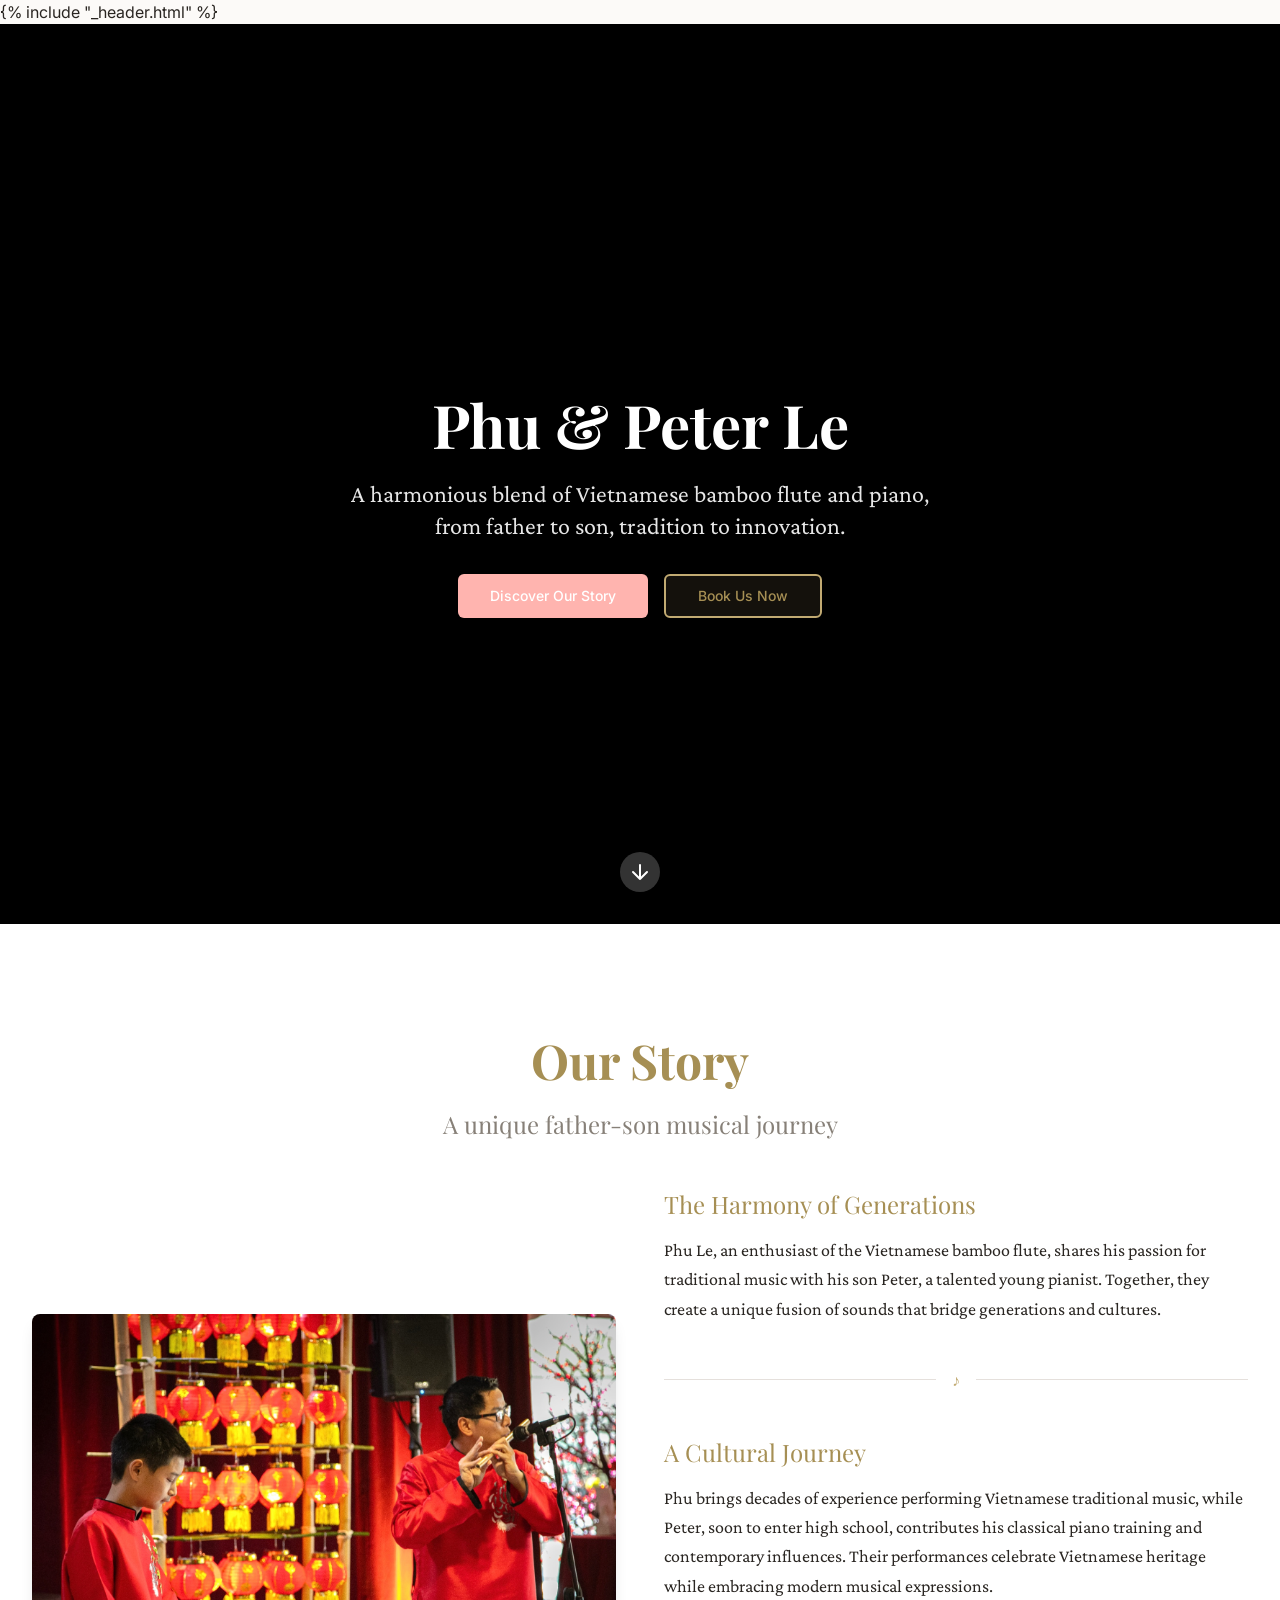
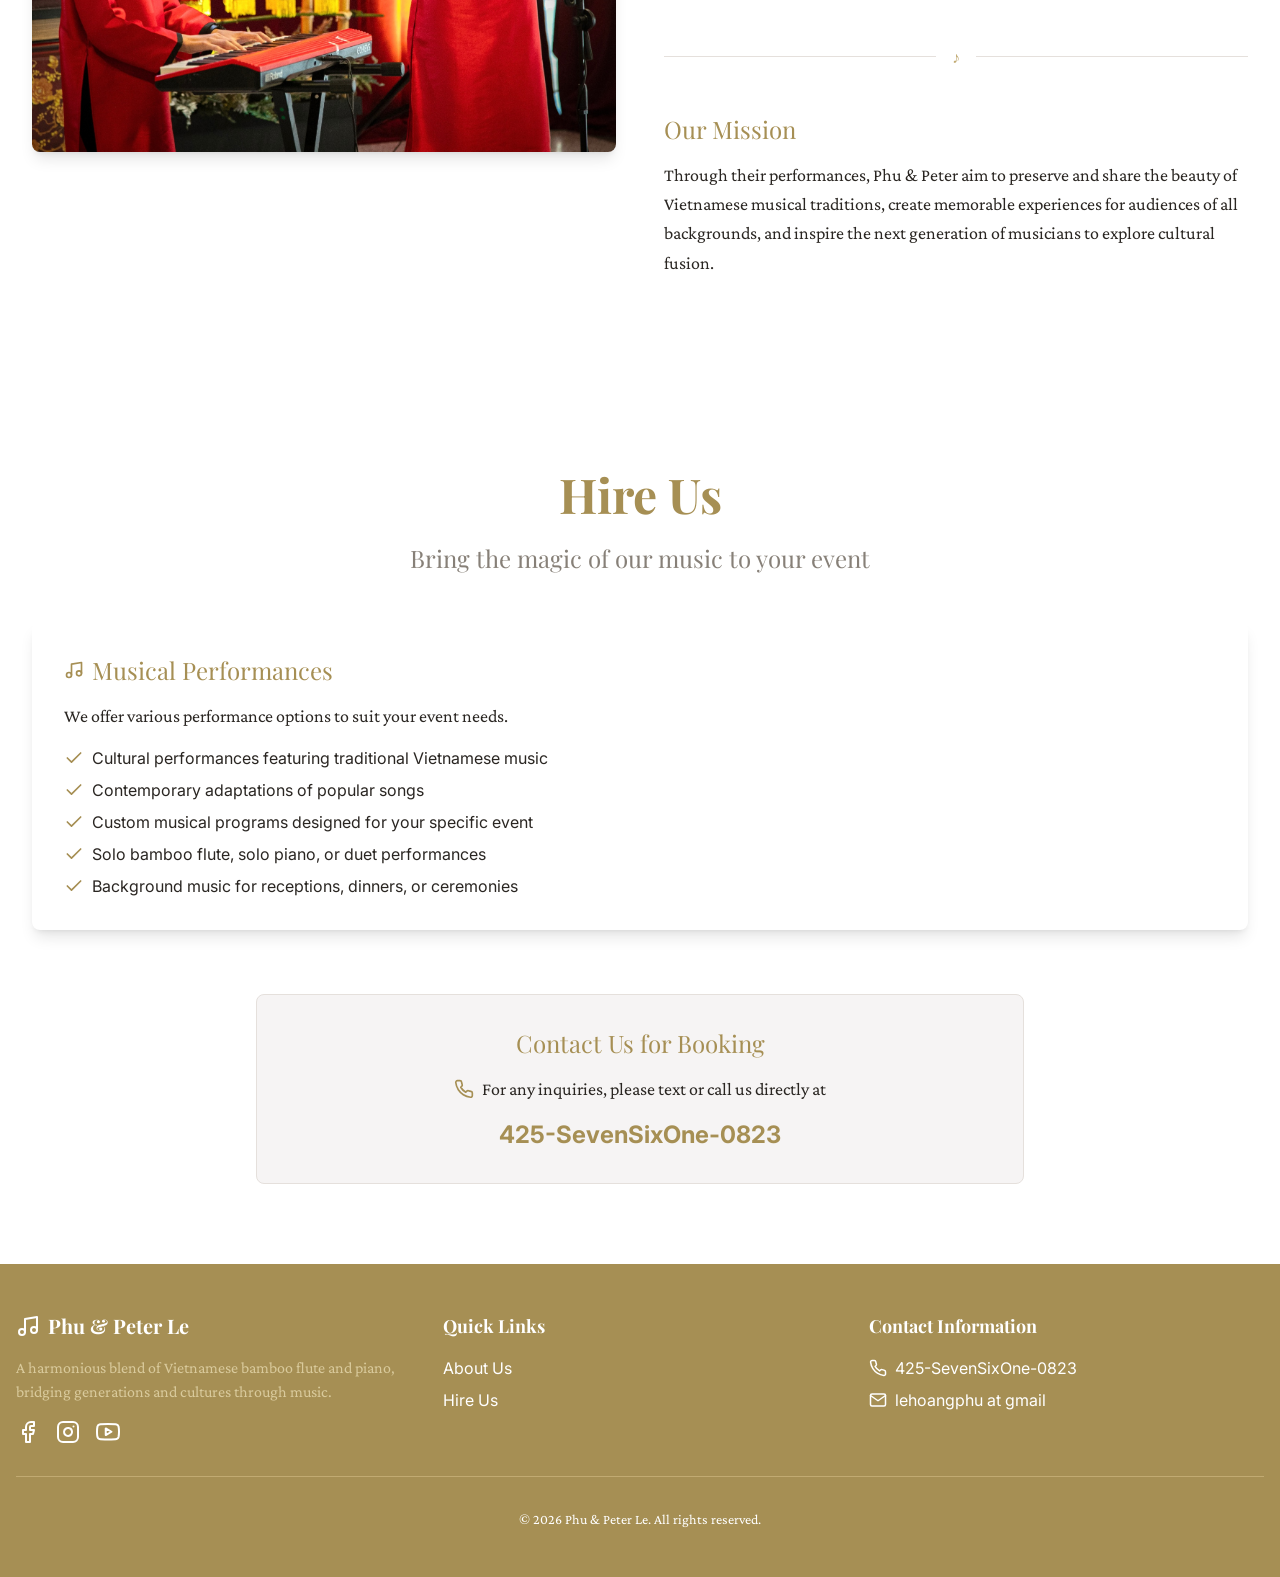
<file: templates/index.html>
<!DOCTYPE html>
<html lang="en">
<head>
    <meta charset="utf-8">
    <meta name="viewport" content="width=device-width, initial-scale=1.0">
    <title>Phu &amp; Peter Le | Vietnamese Bamboo Flute &amp; Piano Duo</title>
    <meta name="description" content="Phu &amp; Peter Le, a father-son music duo performing Vietnamese bamboo flute and piano. Available for events, performances, and private parties.">
    <link rel="preconnect" href="https://fonts.googleapis.com">
    <link rel="preconnect" href="https://fonts.gstatic.com" crossorigin>
    <link href="https://fonts.googleapis.com/css2?family=Inter:wght@300;400;500;600;700&family=Playfair+Display:wght@400;500;600;700;800;900&family=Crimson+Pro:ital,wght@0,400;0,500;0,600;1,400&display=swap" rel="stylesheet">
    <link rel="stylesheet" href="/static/site/site.css">
    <link rel="stylesheet" href="/static/site/custom.css">
</head>
<body>

<div id="root"><div aria-label="Notifications (F8)" role="region" style="pointer-events: none;" tabindex="-1"><ol class="fixed top-0 z-[100] flex max-h-screen w-full flex-col-reverse p-4 sm:bottom-0 sm:right-0 sm:top-auto sm:flex-col md:max-w-[420px]" tabindex="-1"></ol></div><div class="min-h-screen">{% include "_header.html" %}<section class="relative min-h-screen flex items-center bg-black pt-16" id="top" style='background-image: url("https://le-duo-melodies-website-04.lovable.app/lovable-uploads/d469f78a-b90e-4be8-a02f-56326f0cfe32.png"); background-size: cover; background-position: center center; background-repeat: no-repeat; transition: none;'><div class="absolute inset-0 bg-black/40 pointer-events-none"></div><div class="container mx-auto px-4 py-24 md:py-32 lg:py-40 relative z-10"><div class="max-w-3xl mx-auto text-center transition-all duration-1000 ease-out opacity-100 translate-y-0"><h1 class="text-4xl md:text-5xl lg:text-6xl font-display font-bold mb-6 text-white transition-all duration-1000 ease-out delay-200 opacity-100 translate-y-0">Phu &amp; Peter Le</h1><p class="text-xl md:text-2xl font-serif mb-8 text-white/90 transition-all duration-1000 ease-out delay-400 opacity-100 translate-y-0">A harmonious blend of Vietnamese bamboo flute and piano,<br/> from father to son, tradition to innovation.</p><div class="flex flex-wrap justify-center gap-4 transition-all duration-1000 ease-out delay-600 opacity-100 translate-y-0"><button class="inline-flex items-center justify-center gap-2 whitespace-nowrap text-sm font-medium ring-offset-background transition-colors focus-visible:outline-none focus-visible:ring-2 focus-visible:ring-ring focus-visible:ring-offset-2 disabled:pointer-events-none disabled:opacity-50 [&amp;_svg]:pointer-events-none [&amp;_svg]:size-4 [&amp;_svg]:shrink-0 h-11 rounded-md px-8 bg-lotus hover:bg-lotus-dark text-white">Discover Our Story</button><button class="inline-flex items-center justify-center gap-2 whitespace-nowrap text-sm font-medium ring-offset-background focus-visible:outline-none focus-visible:ring-2 focus-visible:ring-ring focus-visible:ring-offset-2 disabled:pointer-events-none disabled:opacity-50 [&amp;_svg]:pointer-events-none [&amp;_svg]:size-4 [&amp;_svg]:shrink-0 h-11 rounded-md px-8 border-2 border-bamboo bg-bamboo/10 backdrop-blur-sm text-bamboo-dark hover:bg-bamboo hover:text-white transition-all duration-300">Book Us Now</button></div></div></div><div class="absolute bottom-0 left-0 right-0 h-16 bg-gradient-to-t from-black/80 to-transparent pointer-events-none"></div><div class="absolute bottom-8 left-0 right-0 flex justify-center animate-bounce"><a aria-label="Scroll down" class="p-2 rounded-full bg-white/20 backdrop-blur-sm shadow-md" href="#"><svg class="text-white" fill="none" height="24" viewbox="0 0 24 24" width="24" xmlns="http://www.w3.org/2000/svg"><path d="M12 5L12 19M12 19L19 12M12 19L5 12" stroke="currentColor" stroke-linecap="round" stroke-linejoin="round" stroke-width="2"></path></svg></a></div></section><section class="pt-8 pb-24 bg-white" id="about"><div class="section-container"><div class="text-center mb-12"><h2 class="section-title">Our Story</h2><p class="section-subtitle">A unique father-son musical journey</p></div><div class="grid grid-cols-1 md:grid-cols-2 gap-8 lg:gap-12 items-center"><div class="order-2 md:order-1"><div class="rounded-lg border bg-card text-card-foreground border-none shadow-lg overflow-hidden"><div class="p-0"><div class="aspect-[4/3] bg-muted"><img alt="Phu &amp; Peter Le performing in traditional red attire with Chinese lanterns in the background" class="w-full h-full object-cover" src="/static/site/6f4322e5-f5db-4c3c-b51b-5fb7b9913c23.png"/></div></div></div></div><div class="order-1 md:order-2 space-y-6"><div><h3 class="text-2xl font-display text-bamboo-dark mb-4">The Harmony of Generations</h3><p class="text-lg font-serif leading-relaxed">Phu Le, an enthusiast of the Vietnamese bamboo flute, shares his passion for traditional music with his son Peter, a talented young pianist. Together, they create a unique fusion of sounds that bridge generations and cultures.</p></div><div class="divider-pattern"><span class="text-bamboo">♪</span></div><div><h3 class="text-2xl font-display text-bamboo-dark mb-4">A Cultural Journey</h3><p class="text-lg font-serif leading-relaxed">Phu brings decades of experience performing Vietnamese traditional music, while Peter, soon to enter high school, contributes his classical piano training and contemporary influences. Their performances celebrate Vietnamese heritage while embracing modern musical expressions.</p></div><div class="divider-pattern"><span class="text-bamboo">♪</span></div><div><h3 class="text-2xl font-display text-bamboo-dark mb-4">Our Mission</h3><p class="text-lg font-serif leading-relaxed">Through their performances, Phu &amp; Peter aim to preserve and share the beauty of Vietnamese musical traditions, create memorable experiences for audiences of all backgrounds, and inspire the next generation of musicians to explore cultural fusion.</p></div></div></div></div></section><section class="pt-8 pb-24 bg-white" id="hire"><div class="section-container"><div class="text-center mb-12"><h2 class="section-title">Hire Us</h2><p class="section-subtitle">Bring the magic of our music to your event</p></div><div class="space-y-8" data-orientation="horizontal" dir="ltr"><div aria-labelledby="radix-:rc:-trigger-performances" class="mt-2 ring-offset-background focus-visible:outline-none focus-visible:ring-2 focus-visible:ring-ring focus-visible:ring-offset-2 animate-fade-in" data-orientation="horizontal" data-state="active" id="radix-:rc:-content-performances" role="tabpanel" style="animation-duration: 0s;" tabindex="0"><div class="rounded-lg border bg-card text-card-foreground border-none shadow-lg overflow-hidden"><div class="p-0"><div class="flex flex-col md:flex-row"><div class="w-full p-6 md:p-8 space-y-4"><div class="flex items-center gap-2 mb-2"><svg class="lucide lucide-music h-5 w-5 text-bamboo-dark" fill="none" height="24" stroke="currentColor" stroke-linecap="round" stroke-linejoin="round" stroke-width="2" viewbox="0 0 24 24" width="24" xmlns="http://www.w3.org/2000/svg"><path d="M9 18V5l12-2v13"></path><circle cx="6" cy="18" r="3"></circle><circle cx="18" cy="16" r="3"></circle></svg><h3 class="text-2xl font-display text-bamboo-dark">Musical Performances</h3></div><p class="text-lg font-serif">We offer various performance options to suit your event needs.</p><ul class="space-y-2 my-4"><li class="flex items-start gap-2"><svg class="text-bamboo-dark h-5 w-5 mt-0.5" fill="none" height="24" stroke="currentColor" stroke-linecap="round" stroke-linejoin="round" stroke-width="2" viewbox="0 0 24 24" width="24" xmlns="http://www.w3.org/2000/svg"><polyline points="20 6 9 17 4 12"></polyline></svg><span>Cultural performances featuring traditional Vietnamese music</span></li><li class="flex items-start gap-2"><svg class="text-bamboo-dark h-5 w-5 mt-0.5" fill="none" height="24" stroke="currentColor" stroke-linecap="round" stroke-linejoin="round" stroke-width="2" viewbox="0 0 24 24" width="24" xmlns="http://www.w3.org/2000/svg"><polyline points="20 6 9 17 4 12"></polyline></svg><span>Contemporary adaptations of popular songs</span></li><li class="flex items-start gap-2"><svg class="text-bamboo-dark h-5 w-5 mt-0.5" fill="none" height="24" stroke="currentColor" stroke-linecap="round" stroke-linejoin="round" stroke-width="2" viewbox="0 0 24 24" width="24" xmlns="http://www.w3.org/2000/svg"><polyline points="20 6 9 17 4 12"></polyline></svg><span>Custom musical programs designed for your specific event</span></li><li class="flex items-start gap-2"><svg class="text-bamboo-dark h-5 w-5 mt-0.5" fill="none" height="24" stroke="currentColor" stroke-linecap="round" stroke-linejoin="round" stroke-width="2" viewbox="0 0 24 24" width="24" xmlns="http://www.w3.org/2000/svg"><polyline points="20 6 9 17 4 12"></polyline></svg><span>Solo bamboo flute, solo piano, or duet performances</span></li><li class="flex items-start gap-2"><svg class="text-bamboo-dark h-5 w-5 mt-0.5" fill="none" height="24" stroke="currentColor" stroke-linecap="round" stroke-linejoin="round" stroke-width="2" viewbox="0 0 24 24" width="24" xmlns="http://www.w3.org/2000/svg"><polyline points="20 6 9 17 4 12"></polyline></svg><span>Background music for receptions, dinners, or ceremonies</span></li></ul></div></div></div></div></div><div aria-labelledby="radix-:rc:-trigger-education" class="mt-2 ring-offset-background focus-visible:outline-none focus-visible:ring-2 focus-visible:ring-ring focus-visible:ring-offset-2 animate-fade-in" data-orientation="horizontal" data-state="inactive" hidden="" id="radix-:rc:-content-education" role="tabpanel" tabindex="0"></div><div aria-labelledby="radix-:rc:-trigger-events" class="mt-2 ring-offset-background focus-visible:outline-none focus-visible:ring-2 focus-visible:ring-ring focus-visible:ring-offset-2 animate-fade-in" data-orientation="horizontal" data-state="inactive" hidden="" id="radix-:rc:-content-events" role="tabpanel" tabindex="0"></div></div><div class="mt-16 max-w-3xl mx-auto bg-muted rounded-lg p-8 border border-border text-center"><h3 class="text-2xl font-display mb-4 text-bamboo-dark">Contact Us for Booking</h3><div class="flex items-center justify-center gap-2 mb-4"><svg class="lucide lucide-phone h-5 w-5 text-bamboo-dark" fill="none" height="24" stroke="currentColor" stroke-linecap="round" stroke-linejoin="round" stroke-width="2" viewbox="0 0 24 24" width="24" xmlns="http://www.w3.org/2000/svg"><path d="M22 16.92v3a2 2 0 0 1-2.18 2 19.79 19.79 0 0 1-8.63-3.07 19.5 19.5 0 0 1-6-6 19.79 19.79 0 0 1-3.07-8.67A2 2 0 0 1 4.11 2h3a2 2 0 0 1 2 1.72 12.84 12.84 0 0 0 .7 2.81 2 2 0 0 1-.45 2.11L8.09 9.91a16 16 0 0 0 6 6l1.27-1.27a2 2 0 0 1 2.11-.45 12.84 12.84 0 0 0 2.81.7A2 2 0 0 1 22 16.92z"></path></svg><p class="text-lg font-serif">For any inquiries, please text or call us directly at</p></div><a class="text-2xl font-bold text-bamboo-dark hover:text-bamboo transition-colors" href="tel:425-761-0823">425-SevenSixOne-0823</a></div></div></section><footer class="bg-bamboo-dark text-white"><div class="container mx-auto px-4 py-12"><div class="grid grid-cols-1 md:grid-cols-3 gap-8"><div><div class="flex items-center space-x-2 mb-4"><svg class="lucide lucide-music h-6 w-6" fill="none" height="24" stroke="currentColor" stroke-linecap="round" stroke-linejoin="round" stroke-width="2" viewbox="0 0 24 24" width="24" xmlns="http://www.w3.org/2000/svg"><path d="M9 18V5l12-2v13"></path><circle cx="6" cy="18" r="3"></circle><circle cx="18" cy="16" r="3"></circle></svg><span class="text-xl font-display font-bold">Phu &amp; Peter Le</span></div><p class="text-bamboo-light mb-4">A harmonious blend of Vietnamese bamboo flute and piano, bridging generations and cultures through music.</p><div class="flex space-x-4"><a aria-label="Facebook" class="hover:text-lotus transition-colors" href="#"><svg fill="none" height="24" stroke="currentColor" stroke-linecap="round" stroke-linejoin="round" stroke-width="2" viewbox="0 0 24 24" width="24" xmlns="http://www.w3.org/2000/svg"><path d="M18 2h-3a5 5 0 0 0-5 5v3H7v4h3v8h4v-8h3l1-4h-4V7a1 1 0 0 1 1-1h3z"></path></svg></a><a aria-label="Instagram" class="hover:text-lotus transition-colors" href="#"><svg fill="none" height="24" stroke="currentColor" stroke-linecap="round" stroke-linejoin="round" stroke-width="2" viewbox="0 0 24 24" width="24" xmlns="http://www.w3.org/2000/svg"><rect height="20" rx="5" ry="5" width="20" x="2" y="2"></rect><path d="M16 11.37A4 4 0 1 1 12.63 8 4 4 0 0 1 16 11.37z"></path><line x1="17.5" x2="17.51" y1="6.5" y2="6.5"></line></svg></a><a aria-label="YouTube" class="hover:text-lotus transition-colors" href="#"><svg fill="none" height="24" stroke="currentColor" stroke-linecap="round" stroke-linejoin="round" stroke-width="2" viewbox="0 0 24 24" width="24" xmlns="http://www.w3.org/2000/svg"><path d="M22.54 6.42a2.78 2.78 0 0 0-1.94-2C18.88 4 12 4 12 4s-6.88 0-8.6.46a2.78 2.78 0 0 0-1.94 2A29 29 0 0 0 1 11.75a29 29 0 0 0 .46 5.33A2.78 2.78 0 0 0 3.4 19c1.72.46 8.6.46 8.6.46s6.88 0 8.6-.46a2.78 2.78 0 0 0 1.94-2 29 29 0 0 0 .46-5.25 29 29 0 0 0-.46-5.33z"></path><polygon points="9.75 15.02 15.5 11.75 9.75 8.48 9.75 15.02"></polygon></svg></a></div></div><div><h3 class="text-lg font-display font-bold mb-4">Quick Links</h3><ul class="space-y-2"><li><a class="hover:text-lotus transition-colors" href="#">About Us</a></li><li><a class="hover:text-lotus transition-colors" href="#">Hire Us</a></li></ul></div><div><h3 class="text-lg font-display font-bold mb-4">Contact Information</h3><ul class="space-y-2"><li class="flex items-center space-x-2"><svg fill="none" height="18" stroke="currentColor" stroke-linecap="round" stroke-linejoin="round" stroke-width="2" viewbox="0 0 24 24" width="18" xmlns="http://www.w3.org/2000/svg"><path d="M22 16.92v3a2 2 0 0 1-2.18 2 19.79 19.79 0 0 1-8.63-3.07 19.5 19.5 0 0 1-6-6 19.79 19.79 0 0 1-3.07-8.67A2 2 0 0 1 4.11 2h3a2 2 0 0 1 2 1.72 12.84 12.84 0 0 0 .7 2.81 2 2 0 0 1-.45 2.11L8.09 9.91a16 16 0 0 0 6 6l1.27-1.27a2 2 0 0 1 2.11-.45 12.84 12.84 0 0 0 2.81.7A2 2 0 0 1 22 16.92z"></path></svg><span>425-SevenSixOne-0823</span></li><li class="flex items-center space-x-2"><svg fill="none" height="18" stroke="currentColor" stroke-linecap="round" stroke-linejoin="round" stroke-width="2" viewbox="0 0 24 24" width="18" xmlns="http://www.w3.org/2000/svg"><path d="M4 4h16c1.1 0 2 .9 2 2v12c0 1.1-.9 2-2 2H4c-1.1 0-2-.9-2-2V6c0-1.1.9-2 2-2z"></path><polyline points="22,6 12,13 2,6"></polyline></svg><span>lehoangphu at gmail</span></li></ul></div></div><div class="border-t border-bamboo pt-8 mt-8 text-center text-sm"><p>© 2026 Phu &amp; Peter Le. All rights reserved.</p></div></div></footer></div></div>
<script src="/static/site/nav.js" defer></script>

</body>
</html>
</file>
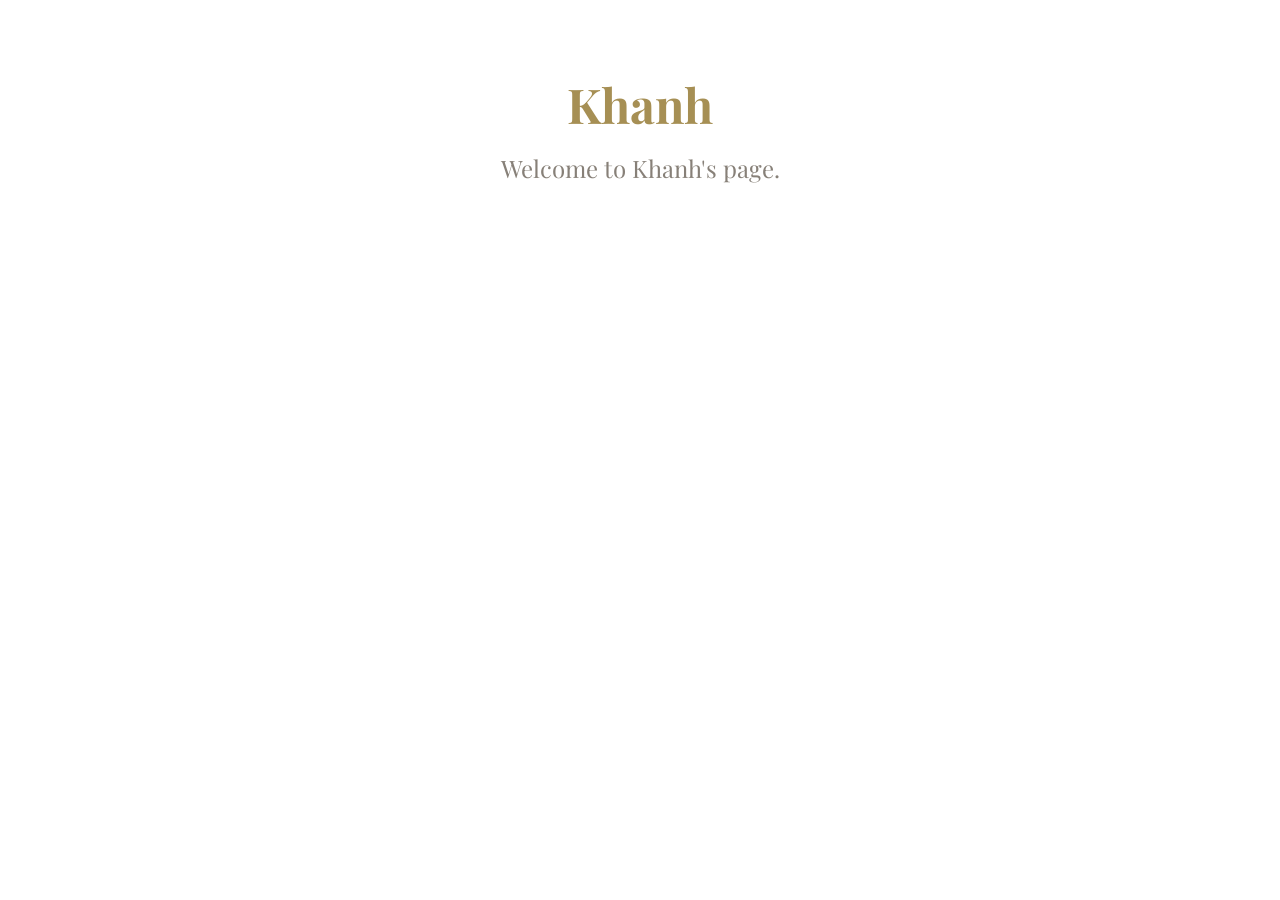
<file: templates/khanh_home.html>
<!DOCTYPE html>
<html lang="en">
<head>
    <meta charset="utf-8">
    <meta name="viewport" content="width=device-width, initial-scale=1.0">
    <title>Khanh — Home</title>
    <meta name="description" content="Khanh's home page.">
    <link rel="preconnect" href="https://fonts.googleapis.com">
    <link rel="preconnect" href="https://fonts.gstatic.com" crossorigin>
    <link href="https://fonts.googleapis.com/css2?family=Inter:wght@300;400;500;600;700&family=Playfair+Display:wght@400;500;600;700;800;900&family=Crimson+Pro:ital,wght@0,400;0,500;0,600;1,400&display=swap" rel="stylesheet">
    <link rel="stylesheet" href="/static/site/site.css">
    <link rel="stylesheet" href="/static/site/custom.css">
    <style>
        body { margin: 0; background: #fff; }
    </style>
</head>
<body>
    <section class="py-16 bg-white">
        <div class="section-container">
            <div class="text-center mb-10">
                <h2 class="section-title">Khanh</h2>
                <p class="section-subtitle">Welcome to Khanh's page.</p>
            </div>
        </div>
    </section>
</body>
</html>
</file>
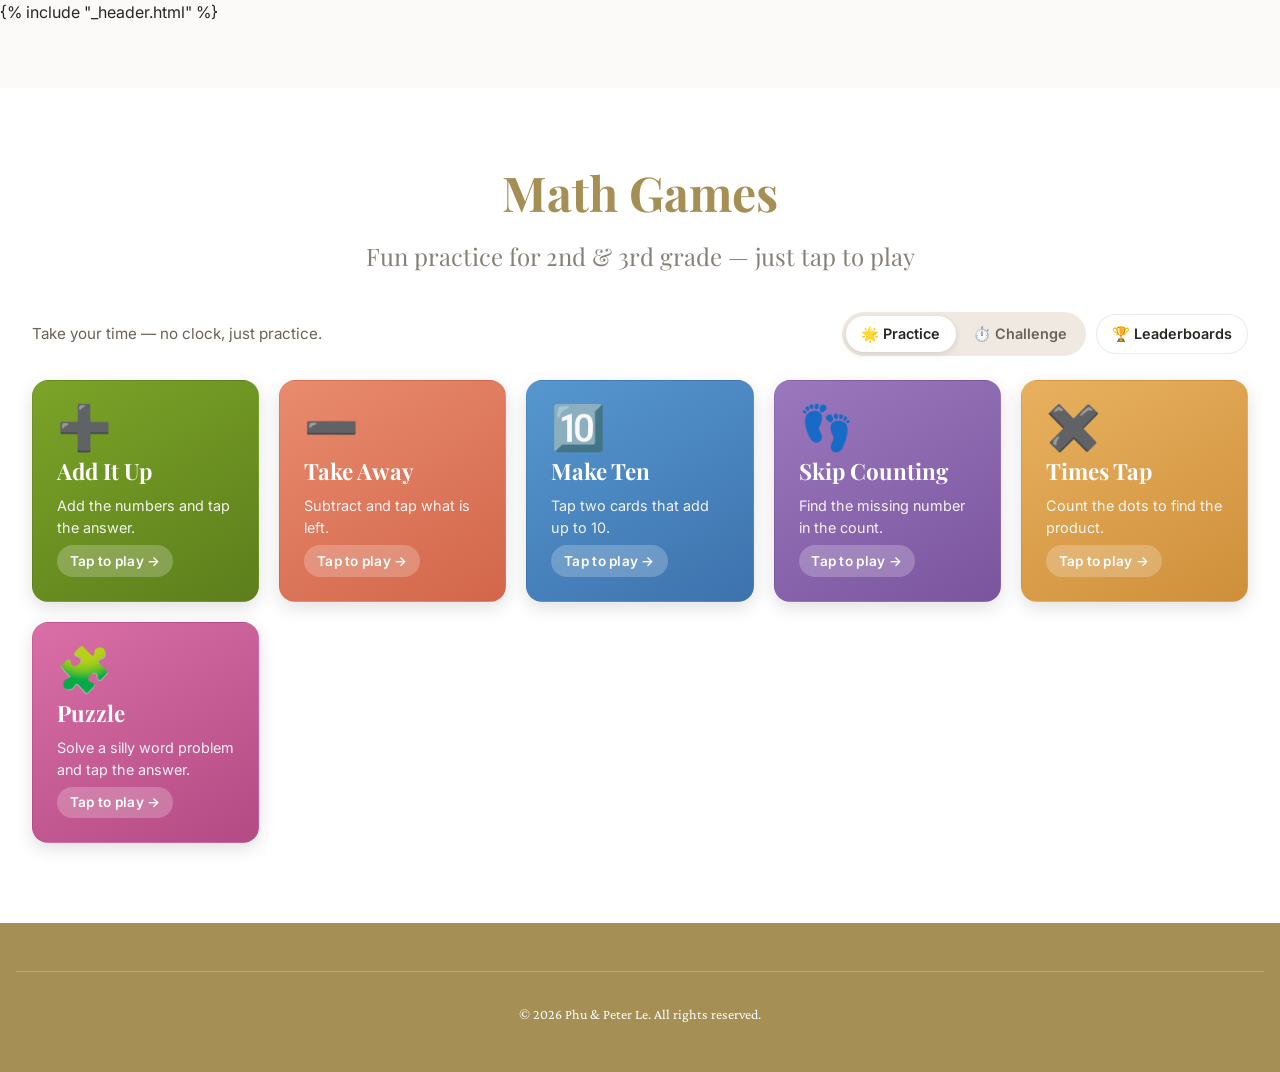
<file: templates/math.html>
<!DOCTYPE html>
<html lang="en">
<head>
    <meta charset="utf-8">
    <meta name="viewport" content="width=device-width, initial-scale=1.0">
    <title>Math | Phu &amp; Peter Le</title>
    <meta name="description" content="Math — a new page on the Phu &amp; Peter Le website.">
    <link rel="preconnect" href="https://fonts.googleapis.com">
    <link rel="preconnect" href="https://fonts.gstatic.com" crossorigin>
    <link href="https://fonts.googleapis.com/css2?family=Inter:wght@300;400;500;600;700&family=Playfair+Display:wght@400;500;600;700;800;900&family=Crimson+Pro:ital,wght@0,400;0,500;0,600;1,400&display=swap" rel="stylesheet">
    <link rel="stylesheet" href="/static/site/site.css">
    <link rel="stylesheet" href="/static/site/custom.css">
    <link rel="stylesheet" href="/static/site/math.css">
</head>
<body>
<div id="root">
    <div class="min-h-screen flex flex-col">
        {% include "_header.html" %}

        <main class="flex-grow pt-16">
            <section class="py-16 bg-white">
                <div class="section-container">
                    <div class="text-center mb-10">
                        <h2 class="section-title">Math Games</h2>
                        <p class="section-subtitle">Fun practice for 2nd &amp; 3rd grade &mdash; just tap to play</p>
                    </div>
                    <div id="math-games-root"></div>
                </div>
            </section>
        </main>

        <footer class="bg-bamboo-dark text-white">
            <div class="container mx-auto px-4 py-12">
                <div class="border-t border-bamboo pt-8 text-center text-sm">
                    <p>&copy; 2026 Phu &amp; Peter Le. All rights reserved.</p>
                </div>
            </div>
        </footer>
    </div>
</div>
<script src="/static/site/nav.js" defer></script>
<script src="/static/site/math-games.js" defer></script>
</body>
</html>
</file>
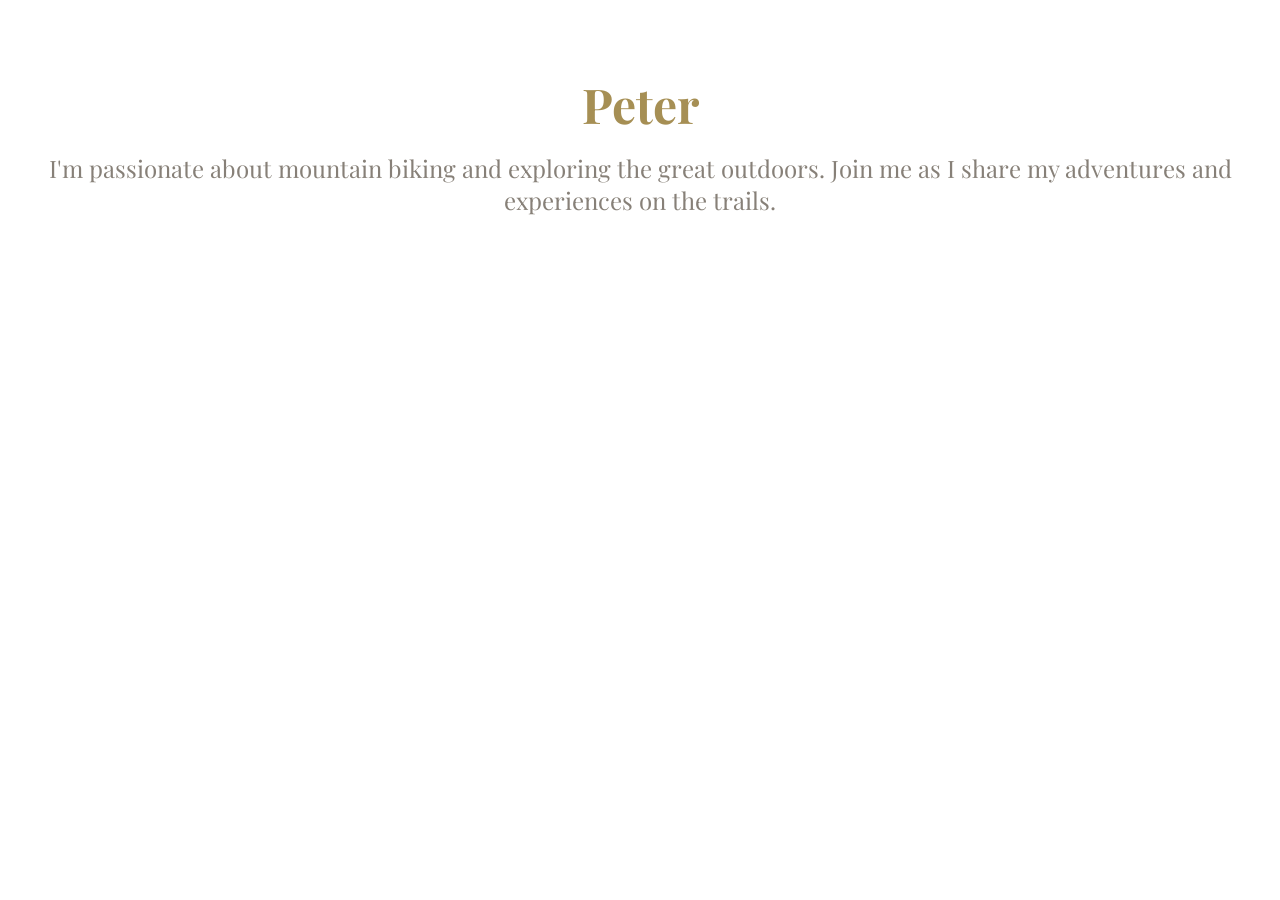
<file: templates/peter_home.html>
<!DOCTYPE html>
<html lang="en">
<head>
    <meta charset="utf-8">
    <meta name="viewport" content="width=device-width, initial-scale=1.0">
    <title>Peter — Home</title>
    <meta name="description" content="Peter's home page.">
    <link rel="preconnect" href="https://fonts.googleapis.com">
    <link rel="preconnect" href="https://fonts.gstatic.com" crossorigin>
    <link href="https://fonts.googleapis.com/css2?family=Inter:wght@300;400;500;600;700&family=Playfair+Display:wght@400;500;600;700;800;900&family=Crimson+Pro:ital,wght@0,400;0,500;0,600;1,400&display=swap" rel="stylesheet">
    <link rel="stylesheet" href="/static/site/site.css">
    <link rel="stylesheet" href="/static/site/custom.css">
    <style>
        body { margin: 0; background: #fff; }
    </style>
</head>
<body>
    <section class="py-16 bg-white">
        <div class="section-container">
            <div class="text-center mb-10">
                <h2 class="section-title">Peter</h2>
                <p class="section-subtitle">I'm passionate about mountain biking and exploring the great outdoors. Join me as I share my adventures and experiences on the trails.</p>
            </div>
        </div>
    </section>
</body>
</html>
</file>
<file: static/site/site.css>
@import"https://fonts.googleapis.com/css2?family=Inter:wght@300;400;500;600;700&family=Crimson+Pro:wght@400;600;700&family=Playfair+Display:wght@400;600;700&display=swap";*,:before,:after{--tw-border-spacing-x: 0;--tw-border-spacing-y: 0;--tw-translate-x: 0;--tw-translate-y: 0;--tw-rotate: 0;--tw-skew-x: 0;--tw-skew-y: 0;--tw-scale-x: 1;--tw-scale-y: 1;--tw-pan-x: ;--tw-pan-y: ;--tw-pinch-zoom: ;--tw-scroll-snap-strictness: proximity;--tw-gradient-from-position: ;--tw-gradient-via-position: ;--tw-gradient-to-position: ;--tw-ordinal: ;--tw-slashed-zero: ;--tw-numeric-figure: ;--tw-numeric-spacing: ;--tw-numeric-fraction: ;--tw-ring-inset: ;--tw-ring-offset-width: 0px;--tw-ring-offset-color: #fff;--tw-ring-color: rgb(59 130 246 / .5);--tw-ring-offset-shadow: 0 0 #0000;--tw-ring-shadow: 0 0 #0000;--tw-shadow: 0 0 #0000;--tw-shadow-colored: 0 0 #0000;--tw-blur: ;--tw-brightness: ;--tw-contrast: ;--tw-grayscale: ;--tw-hue-rotate: ;--tw-invert: ;--tw-saturate: ;--tw-sepia: ;--tw-drop-shadow: ;--tw-backdrop-blur: ;--tw-backdrop-brightness: ;--tw-backdrop-contrast: ;--tw-backdrop-grayscale: ;--tw-backdrop-hue-rotate: ;--tw-backdrop-invert: ;--tw-backdrop-opacity: ;--tw-backdrop-saturate: ;--tw-backdrop-sepia: ;--tw-contain-size: ;--tw-contain-layout: ;--tw-contain-paint: ;--tw-contain-style: }::backdrop{--tw-border-spacing-x: 0;--tw-border-spacing-y: 0;--tw-translate-x: 0;--tw-translate-y: 0;--tw-rotate: 0;--tw-skew-x: 0;--tw-skew-y: 0;--tw-scale-x: 1;--tw-scale-y: 1;--tw-pan-x: ;--tw-pan-y: ;--tw-pinch-zoom: ;--tw-scroll-snap-strictness: proximity;--tw-gradient-from-position: ;--tw-gradient-via-position: ;--tw-gradient-to-position: ;--tw-ordinal: ;--tw-slashed-zero: ;--tw-numeric-figure: ;--tw-numeric-spacing: ;--tw-numeric-fraction: ;--tw-ring-inset: ;--tw-ring-offset-width: 0px;--tw-ring-offset-color: #fff;--tw-ring-color: rgb(59 130 246 / .5);--tw-ring-offset-shadow: 0 0 #0000;--tw-ring-shadow: 0 0 #0000;--tw-shadow: 0 0 #0000;--tw-shadow-colored: 0 0 #0000;--tw-blur: ;--tw-brightness: ;--tw-contrast: ;--tw-grayscale: ;--tw-hue-rotate: ;--tw-invert: ;--tw-saturate: ;--tw-sepia: ;--tw-drop-shadow: ;--tw-backdrop-blur: ;--tw-backdrop-brightness: ;--tw-backdrop-contrast: ;--tw-backdrop-grayscale: ;--tw-backdrop-hue-rotate: ;--tw-backdrop-invert: ;--tw-backdrop-opacity: ;--tw-backdrop-saturate: ;--tw-backdrop-sepia: ;--tw-contain-size: ;--tw-contain-layout: ;--tw-contain-paint: ;--tw-contain-style: }*,:before,:after{box-sizing:border-box;border-width:0;border-style:solid;border-color:#e5e7eb}:before,:after{--tw-content: ""}html,:host{line-height:1.5;-webkit-text-size-adjust:100%;-moz-tab-size:4;-o-tab-size:4;tab-size:4;font-family:Inter,sans-serif;font-feature-settings:normal;font-variation-settings:normal;-webkit-tap-highlight-color:transparent}body{margin:0;line-height:inherit}hr{height:0;color:inherit;border-top-width:1px}abbr:where([title]){-webkit-text-decoration:underline dotted;text-decoration:underline dotted}h1,h2,h3,h4,h5,h6{font-size:inherit;font-weight:inherit}a{color:inherit;text-decoration:inherit}b,strong{font-weight:bolder}code,kbd,samp,pre{font-family:ui-monospace,SFMono-Regular,Menlo,Monaco,Consolas,Liberation Mono,Courier New,monospace;font-feature-settings:normal;font-variation-settings:normal;font-size:1em}small{font-size:80%}sub,sup{font-size:75%;line-height:0;position:relative;vertical-align:baseline}sub{bottom:-.25em}sup{top:-.5em}table{text-indent:0;border-color:inherit;border-collapse:collapse}button,input,optgroup,select,textarea{font-family:inherit;font-feature-settings:inherit;font-variation-settings:inherit;font-size:100%;font-weight:inherit;line-height:inherit;letter-spacing:inherit;color:inherit;margin:0;padding:0}button,select{text-transform:none}button,input:where([type=button]),input:where([type=reset]),input:where([type=submit]){-webkit-appearance:button;background-color:transparent;background-image:none}:-moz-focusring{outline:auto}:-moz-ui-invalid{box-shadow:none}progress{vertical-align:baseline}::-webkit-inner-spin-button,::-webkit-outer-spin-button{height:auto}[type=search]{-webkit-appearance:textfield;outline-offset:-2px}::-webkit-search-decoration{-webkit-appearance:none}::-webkit-file-upload-button{-webkit-appearance:button;font:inherit}summary{display:list-item}blockquote,dl,dd,h1,h2,h3,h4,h5,h6,hr,figure,p,pre{margin:0}fieldset{margin:0;padding:0}legend{padding:0}ol,ul,menu{list-style:none;margin:0;padding:0}dialog{padding:0}textarea{resize:vertical}input::-moz-placeholder,textarea::-moz-placeholder{opacity:1;color:#9ca3af}input::placeholder,textarea::placeholder{opacity:1;color:#9ca3af}button,[role=button]{cursor:pointer}:disabled{cursor:default}img,svg,video,canvas,audio,iframe,embed,object{display:block;vertical-align:middle}img,video{max-width:100%;height:auto}[hidden]:where(:not([hidden=until-found])){display:none}:root{--background: 40 33% 98%;--foreground: 30 10% 15%;--card: 0 0% 100%;--card-foreground: 30 10% 15%;--popover: 0 0% 100%;--popover-foreground: 30 10% 15%;--primary: 30 40% 54%;--primary-foreground: 40 33% 98%;--secondary: 20 30% 82%;--secondary-foreground: 30 10% 15%;--muted: 20 10% 96%;--muted-foreground: 30 6% 50%;--accent: 8 80% 84%;--accent-foreground: 10 50% 30%;--destructive: 0 84.2% 60.2%;--destructive-foreground: 40 33% 98%;--border: 30 15% 88%;--input: 30 15% 88%;--ring: 30 40% 54%;--radius: .5rem}.dark{--background: 30 15% 12%;--foreground: 30 5% 90%;--card: 30 15% 15%;--card-foreground: 30 5% 90%;--popover: 30 15% 15%;--popover-foreground: 30 5% 90%;--primary: 30 40% 54%;--primary-foreground: 30 5% 90%;--secondary: 30 20% 28%;--secondary-foreground: 30 5% 90%;--muted: 30 20% 28%;--muted-foreground: 30 5% 65%;--accent: 8 70% 54%;--accent-foreground: 30 5% 90%;--destructive: 0 62.8% 30.6%;--destructive-foreground: 30 5% 90%;--border: 30 20% 30%;--input: 30 20% 30%;--ring: 30 40% 54%}*{border-color:hsl(var(--border))}body{background-color:hsl(var(--background));color:hsl(var(--foreground));font-feature-settings:"rlig" 1,"calt" 1}h1,h2,h3,h4{font-family:Playfair Display,serif}p{font-family:Crimson Pro,serif}.container{width:100%;margin-right:auto;margin-left:auto;padding-right:2rem;padding-left:2rem}@media (min-width: 1400px){.container{max-width:1400px}}.section-container{margin-left:auto;margin-right:auto;max-width:80rem;padding:3rem 1rem}@media (min-width: 640px){.section-container{padding-left:1.5rem;padding-right:1.5rem}}@media (min-width: 768px){.section-container{padding-top:4rem;padding-bottom:4rem}}@media (min-width: 1024px){.section-container{padding:5rem 2rem}}.section-title{margin-bottom:1.5rem;font-family:Playfair Display,serif;font-size:1.875rem;line-height:2.25rem;font-weight:700;--tw-text-opacity: 1;color:rgb(166 143 84 / var(--tw-text-opacity, 1))}@media (min-width: 768px){.section-title{font-size:2.25rem;line-height:2.5rem}}@media (min-width: 1024px){.section-title{font-size:3rem;line-height:1}}.section-subtitle{margin-bottom:2.5rem;font-family:Playfair Display,serif;font-size:1.25rem;line-height:1.75rem;color:hsl(var(--muted-foreground))}@media (min-width: 768px){.section-subtitle{font-size:1.5rem;line-height:2rem}}.card-hover{transition-property:all;transition-timing-function:cubic-bezier(.4,0,.2,1);transition-duration:.3s;animation-duration:.3s}.card-hover:hover{--tw-translate-y: -.25rem;transform:translate(var(--tw-translate-x),var(--tw-translate-y)) rotate(var(--tw-rotate)) skew(var(--tw-skew-x)) skewY(var(--tw-skew-y)) scaleX(var(--tw-scale-x)) scaleY(var(--tw-scale-y));--tw-shadow: 0 10px 15px -3px rgb(0 0 0 / .1), 0 4px 6px -4px rgb(0 0 0 / .1);--tw-shadow-colored: 0 10px 15px -3px var(--tw-shadow-color), 0 4px 6px -4px var(--tw-shadow-color);box-shadow:var(--tw-ring-offset-shadow, 0 0 #0000),var(--tw-ring-shadow, 0 0 #0000),var(--tw-shadow)}.divider-pattern{position:relative;display:flex;align-items:center;padding-top:1.25rem;padding-bottom:1.25rem}.divider-pattern:before,.divider-pattern:after{flex:1 1 0%;border-top-width:1px;border-color:hsl(var(--border));--tw-content: "";content:var(--tw-content)}.divider-pattern:before{margin-right:1rem}.divider-pattern:after{margin-left:1rem}.sr-only{position:absolute;width:1px;height:1px;padding:0;margin:-1px;overflow:hidden;clip:rect(0,0,0,0);white-space:nowrap;border-width:0}.pointer-events-none{pointer-events:none}.pointer-events-auto{pointer-events:auto}.visible{visibility:visible}.invisible{visibility:hidden}.fixed{position:fixed}.absolute{position:absolute}.relative{position:relative}.inset-0{top:0;right:0;bottom:0;left:0}.inset-x-0{left:0;right:0}.inset-y-0{top:0;bottom:0}.-bottom-12{bottom:-3rem}.-left-12{left:-3rem}.-right-12{right:-3rem}.-top-12{top:-3rem}.bottom-0{bottom:0}.bottom-4{bottom:1rem}.bottom-8{bottom:2rem}.left-0{left:0}.left-1{left:.25rem}.left-1\/2{left:50%}.left-2{left:.5rem}.left-4{left:1rem}.left-\[50\%\]{left:50%}.right-0{right:0}.right-1{right:.25rem}.right-2{right:.5rem}.right-3{right:.75rem}.right-4{right:1rem}.top-0{top:0}.top-1\.5{top:.375rem}.top-1\/2{top:50%}.top-16{top:4rem}.top-2{top:.5rem}.top-3\.5{top:.875rem}.top-4{top:1rem}.top-\[1px\]{top:1px}.top-\[50\%\]{top:50%}.top-\[60\%\]{top:60%}.top-full{top:100%}.z-10{z-index:10}.z-20{z-index:20}.z-50{z-index:50}.z-\[100\]{z-index:100}.z-\[1\]{z-index:1}.order-1{order:1}.order-2{order:2}.m-4{margin:1rem}.-mx-1{margin-left:-.25rem;margin-right:-.25rem}.mx-2{margin-left:.5rem;margin-right:.5rem}.mx-3\.5{margin-left:.875rem;margin-right:.875rem}.mx-auto{margin-left:auto;margin-right:auto}.my-0\.5{margin-top:.125rem;margin-bottom:.125rem}.my-1{margin-top:.25rem;margin-bottom:.25rem}.my-4{margin-top:1rem;margin-bottom:1rem}.-ml-4{margin-left:-1rem}.-mt-4{margin-top:-1rem}.mb-1{margin-bottom:.25rem}.mb-12{margin-bottom:3rem}.mb-16{margin-bottom:4rem}.mb-2{margin-bottom:.5rem}.mb-4{margin-bottom:1rem}.mb-6{margin-bottom:1.5rem}.mb-8{margin-bottom:2rem}.ml-1{margin-left:.25rem}.ml-auto{margin-left:auto}.mr-1{margin-right:.25rem}.mr-2{margin-right:.5rem}.mt-0\.5{margin-top:.125rem}.mt-1{margin-top:.25rem}.mt-1\.5{margin-top:.375rem}.mt-12{margin-top:3rem}.mt-16{margin-top:4rem}.mt-2{margin-top:.5rem}.mt-24{margin-top:6rem}.mt-4{margin-top:1rem}.mt-8{margin-top:2rem}.mt-auto{margin-top:auto}.line-clamp-2{overflow:hidden;display:-webkit-box;-webkit-box-orient:vertical;-webkit-line-clamp:2}.block{display:block}.inline-block{display:inline-block}.flex{display:flex}.inline-flex{display:inline-flex}.table{display:table}.grid{display:grid}.hidden{display:none}.aspect-\[4\/3\]{aspect-ratio:4/3}.aspect-square{aspect-ratio:1 / 1}.aspect-video{aspect-ratio:16 / 9}.size-4{width:1rem;height:1rem}.h-1\.5{height:.375rem}.h-10{height:2.5rem}.h-11{height:2.75rem}.h-12{height:3rem}.h-16{height:4rem}.h-2{height:.5rem}.h-2\.5{height:.625rem}.h-20{height:5rem}.h-3{height:.75rem}.h-3\.5{height:.875rem}.h-4{height:1rem}.h-5{height:1.25rem}.h-6{height:1.5rem}.h-7{height:1.75rem}.h-8{height:2rem}.h-9{height:2.25rem}.h-\[1px\]{height:1px}.h-\[var\(--radix-navigation-menu-viewport-height\)\]{height:var(--radix-navigation-menu-viewport-height)}.h-\[var\(--radix-select-trigger-height\)\]{height:var(--radix-select-trigger-height)}.h-auto{height:auto}.h-full{height:100%}.h-px{height:1px}.h-svh{height:100svh}.max-h-96{max-height:24rem}.max-h-\[300px\]{max-height:300px}.max-h-screen{max-height:100vh}.min-h-0{min-height:0px}.min-h-\[80px\]{min-height:80px}.min-h-screen{min-height:100vh}.min-h-svh{min-height:100svh}.w-0{width:0px}.w-1{width:.25rem}.w-1\/3{width:33.333333%}.w-10{width:2.5rem}.w-11{width:2.75rem}.w-2{width:.5rem}.w-2\.5{width:.625rem}.w-3{width:.75rem}.w-3\.5{width:.875rem}.w-3\/4{width:75%}.w-32{width:8rem}.w-4{width:1rem}.w-5{width:1.25rem}.w-6{width:1.5rem}.w-64{width:16rem}.w-7{width:1.75rem}.w-72{width:18rem}.w-8{width:2rem}.w-9{width:2.25rem}.w-\[--sidebar-width\]{width:var(--sidebar-width)}.w-\[100px\]{width:100px}.w-\[1px\]{width:1px}.w-auto{width:auto}.w-full{width:100%}.w-max{width:-moz-max-content;width:max-content}.w-px{width:1px}.min-w-0{min-width:0px}.min-w-5{min-width:1.25rem}.min-w-\[12rem\]{min-width:12rem}.min-w-\[8rem\]{min-width:8rem}.min-w-\[var\(--radix-select-trigger-width\)\]{min-width:var(--radix-select-trigger-width)}.max-w-3xl{max-width:48rem}.max-w-4xl{max-width:56rem}.max-w-5xl{max-width:64rem}.max-w-\[--skeleton-width\]{max-width:var(--skeleton-width)}.max-w-lg{max-width:32rem}.max-w-max{max-width:-moz-max-content;max-width:max-content}.max-w-md{max-width:28rem}.flex-1{flex:1 1 0%}.shrink-0{flex-shrink:0}.grow{flex-grow:1}.grow-0{flex-grow:0}.basis-full{flex-basis:100%}.caption-bottom{caption-side:bottom}.border-collapse{border-collapse:collapse}.-translate-x-1\/2{--tw-translate-x: -50%;transform:translate(var(--tw-translate-x),var(--tw-translate-y)) rotate(var(--tw-rotate)) skew(var(--tw-skew-x)) skewY(var(--tw-skew-y)) scaleX(var(--tw-scale-x)) scaleY(var(--tw-scale-y))}.-translate-x-px{--tw-translate-x: -1px;transform:translate(var(--tw-translate-x),var(--tw-translate-y)) rotate(var(--tw-rotate)) skew(var(--tw-skew-x)) skewY(var(--tw-skew-y)) scaleX(var(--tw-scale-x)) scaleY(var(--tw-scale-y))}.-translate-y-1\/2{--tw-translate-y: -50%;transform:translate(var(--tw-translate-x),var(--tw-translate-y)) rotate(var(--tw-rotate)) skew(var(--tw-skew-x)) skewY(var(--tw-skew-y)) scaleX(var(--tw-scale-x)) scaleY(var(--tw-scale-y))}.translate-x-\[-50\%\]{--tw-translate-x: -50%;transform:translate(var(--tw-translate-x),var(--tw-translate-y)) rotate(var(--tw-rotate)) skew(var(--tw-skew-x)) skewY(var(--tw-skew-y)) scaleX(var(--tw-scale-x)) scaleY(var(--tw-scale-y))}.translate-x-px{--tw-translate-x: 1px;transform:translate(var(--tw-translate-x),var(--tw-translate-y)) rotate(var(--tw-rotate)) skew(var(--tw-skew-x)) skewY(var(--tw-skew-y)) scaleX(var(--tw-scale-x)) scaleY(var(--tw-scale-y))}.translate-y-0{--tw-translate-y: 0px;transform:translate(var(--tw-translate-x),var(--tw-translate-y)) rotate(var(--tw-rotate)) skew(var(--tw-skew-x)) skewY(var(--tw-skew-y)) scaleX(var(--tw-scale-x)) scaleY(var(--tw-scale-y))}.translate-y-8{--tw-translate-y: 2rem;transform:translate(var(--tw-translate-x),var(--tw-translate-y)) rotate(var(--tw-rotate)) skew(var(--tw-skew-x)) skewY(var(--tw-skew-y)) scaleX(var(--tw-scale-x)) scaleY(var(--tw-scale-y))}.translate-y-\[-50\%\]{--tw-translate-y: -50%;transform:translate(var(--tw-translate-x),var(--tw-translate-y)) rotate(var(--tw-rotate)) skew(var(--tw-skew-x)) skewY(var(--tw-skew-y)) scaleX(var(--tw-scale-x)) scaleY(var(--tw-scale-y))}.rotate-45{--tw-rotate: 45deg;transform:translate(var(--tw-translate-x),var(--tw-translate-y)) rotate(var(--tw-rotate)) skew(var(--tw-skew-x)) skewY(var(--tw-skew-y)) scaleX(var(--tw-scale-x)) scaleY(var(--tw-scale-y))}.rotate-90{--tw-rotate: 90deg;transform:translate(var(--tw-translate-x),var(--tw-translate-y)) rotate(var(--tw-rotate)) skew(var(--tw-skew-x)) skewY(var(--tw-skew-y)) scaleX(var(--tw-scale-x)) scaleY(var(--tw-scale-y))}.transform{transform:translate(var(--tw-translate-x),var(--tw-translate-y)) rotate(var(--tw-rotate)) skew(var(--tw-skew-x)) skewY(var(--tw-skew-y)) scaleX(var(--tw-scale-x)) scaleY(var(--tw-scale-y))}.animate-\[fadeInText_3s_ease-out\]{animation:fadeInText 3s ease-out}.animate-\[pan_20s_ease-in-out_infinite_alternate\]{animation:pan 20s ease-in-out infinite alternate}@keyframes bounce{0%,to{transform:translateY(-25%);animation-timing-function:cubic-bezier(.8,0,1,1)}50%{transform:none;animation-timing-function:cubic-bezier(0,0,.2,1)}}.animate-bounce{animation:bounce 1s infinite}@keyframes fade-in{0%{opacity:0;transform:translateY(10px)}to{opacity:1;transform:translateY(0)}}.animate-fade-in{animation:fade-in .5s ease-out}@keyframes pulse{50%{opacity:.5}}.animate-pulse{animation:pulse 2s cubic-bezier(.4,0,.6,1) infinite}.cursor-default{cursor:default}.cursor-pointer{cursor:pointer}.touch-none{touch-action:none}.select-none{-webkit-user-select:none;-moz-user-select:none;user-select:none}.list-none{list-style-type:none}.grid-cols-1{grid-template-columns:repeat(1,minmax(0,1fr))}.flex-row{flex-direction:row}.flex-col{flex-direction:column}.flex-col-reverse{flex-direction:column-reverse}.flex-wrap{flex-wrap:wrap}.items-start{align-items:flex-start}.items-end{align-items:flex-end}.items-center{align-items:center}.items-stretch{align-items:stretch}.justify-center{justify-content:center}.justify-between{justify-content:space-between}.gap-1{gap:.25rem}.gap-1\.5{gap:.375rem}.gap-2{gap:.5rem}.gap-3{gap:.75rem}.gap-4{gap:1rem}.gap-6{gap:1.5rem}.gap-8{gap:2rem}.space-x-1>:not([hidden])~:not([hidden]){--tw-space-x-reverse: 0;margin-right:calc(.25rem * var(--tw-space-x-reverse));margin-left:calc(.25rem * calc(1 - var(--tw-space-x-reverse)))}.space-x-2>:not([hidden])~:not([hidden]){--tw-space-x-reverse: 0;margin-right:calc(.5rem * var(--tw-space-x-reverse));margin-left:calc(.5rem * calc(1 - var(--tw-space-x-reverse)))}.space-x-4>:not([hidden])~:not([hidden]){--tw-space-x-reverse: 0;margin-right:calc(1rem * var(--tw-space-x-reverse));margin-left:calc(1rem * calc(1 - var(--tw-space-x-reverse)))}.space-x-8>:not([hidden])~:not([hidden]){--tw-space-x-reverse: 0;margin-right:calc(2rem * var(--tw-space-x-reverse));margin-left:calc(2rem * calc(1 - var(--tw-space-x-reverse)))}.space-y-1>:not([hidden])~:not([hidden]){--tw-space-y-reverse: 0;margin-top:calc(.25rem * calc(1 - var(--tw-space-y-reverse)));margin-bottom:calc(.25rem * var(--tw-space-y-reverse))}.space-y-1\.5>:not([hidden])~:not([hidden]){--tw-space-y-reverse: 0;margin-top:calc(.375rem * calc(1 - var(--tw-space-y-reverse)));margin-bottom:calc(.375rem * var(--tw-space-y-reverse))}.space-y-2>:not([hidden])~:not([hidden]){--tw-space-y-reverse: 0;margin-top:calc(.5rem * calc(1 - var(--tw-space-y-reverse)));margin-bottom:calc(.5rem * var(--tw-space-y-reverse))}.space-y-3>:not([hidden])~:not([hidden]){--tw-space-y-reverse: 0;margin-top:calc(.75rem * calc(1 - var(--tw-space-y-reverse)));margin-bottom:calc(.75rem * var(--tw-space-y-reverse))}.space-y-4>:not([hidden])~:not([hidden]){--tw-space-y-reverse: 0;margin-top:calc(1rem * calc(1 - var(--tw-space-y-reverse)));margin-bottom:calc(1rem * var(--tw-space-y-reverse))}.space-y-6>:not([hidden])~:not([hidden]){--tw-space-y-reverse: 0;margin-top:calc(1.5rem * calc(1 - var(--tw-space-y-reverse)));margin-bottom:calc(1.5rem * var(--tw-space-y-reverse))}.space-y-8>:not([hidden])~:not([hidden]){--tw-space-y-reverse: 0;margin-top:calc(2rem * calc(1 - var(--tw-space-y-reverse)));margin-bottom:calc(2rem * var(--tw-space-y-reverse))}.overflow-auto{overflow:auto}.overflow-hidden{overflow:hidden}.overflow-y-auto{overflow-y:auto}.overflow-x-hidden{overflow-x:hidden}.whitespace-nowrap{white-space:nowrap}.whitespace-pre-line{white-space:pre-line}.break-words{overflow-wrap:break-word}.rounded{border-radius:.25rem}.rounded-\[2px\]{border-radius:2px}.rounded-\[inherit\]{border-radius:inherit}.rounded-full{border-radius:9999px}.rounded-lg{border-radius:var(--radius)}.rounded-md{border-radius:calc(var(--radius) - 2px)}.rounded-sm{border-radius:calc(var(--radius) - 4px)}.rounded-t-\[10px\]{border-top-left-radius:10px;border-top-right-radius:10px}.rounded-tl-sm{border-top-left-radius:calc(var(--radius) - 4px)}.border{border-width:1px}.border-2{border-width:2px}.border-\[1\.5px\]{border-width:1.5px}.border-y{border-top-width:1px;border-bottom-width:1px}.border-b{border-bottom-width:1px}.border-l{border-left-width:1px}.border-r{border-right-width:1px}.border-t{border-top-width:1px}.border-dashed{border-style:dashed}.border-none{border-style:none}.border-\[--color-border\]{border-color:var(--color-border)}.border-bamboo{--tw-border-opacity: 1;border-color:rgb(193 170 114 / var(--tw-border-opacity, 1))}.border-border{border-color:hsl(var(--border))}.border-border\/50{border-color:hsl(var(--border) / .5)}.border-destructive{border-color:hsl(var(--destructive))}.border-destructive\/50{border-color:hsl(var(--destructive) / .5)}.border-green-600{--tw-border-opacity: 1;border-color:rgb(22 163 74 / var(--tw-border-opacity, 1))}.border-input{border-color:hsl(var(--input))}.border-lotus{--tw-border-opacity: 1;border-color:rgb(255 180 175 / var(--tw-border-opacity, 1))}.border-lotus\/30{border-color:#ffb4af4d}.border-primary{border-color:hsl(var(--primary))}.border-sidebar-border{border-color:hsl(var(--sidebar-border))}.border-transparent{border-color:transparent}.border-white\/20{border-color:#fff3}.border-l-transparent{border-left-color:transparent}.border-t-transparent{border-top-color:transparent}.bg-\[--color-bg\]{background-color:var(--color-bg)}.bg-accent{background-color:hsl(var(--accent))}.bg-background{background-color:hsl(var(--background))}.bg-bamboo{--tw-bg-opacity: 1;background-color:rgb(193 170 114 / var(--tw-bg-opacity, 1))}.bg-bamboo-dark{--tw-bg-opacity: 1;background-color:rgb(166 143 84 / var(--tw-bg-opacity, 1))}.bg-bamboo\/10{background-color:#c1aa721a}.bg-black{--tw-bg-opacity: 1;background-color:rgb(0 0 0 / var(--tw-bg-opacity, 1))}.bg-black\/30{background-color:#0000004d}.bg-black\/40{background-color:#0006}.bg-black\/80{background-color:#000c}.bg-blue-100{--tw-bg-opacity: 1;background-color:rgb(219 234 254 / var(--tw-bg-opacity, 1))}.bg-blue-400{--tw-bg-opacity: 1;background-color:rgb(96 165 250 / var(--tw-bg-opacity, 1))}.bg-border{background-color:hsl(var(--border))}.bg-card{background-color:hsl(var(--card))}.bg-destructive{background-color:hsl(var(--destructive))}.bg-foreground{background-color:hsl(var(--foreground))}.bg-gray-100{--tw-bg-opacity: 1;background-color:rgb(243 244 246 / var(--tw-bg-opacity, 1))}.bg-gray-50{--tw-bg-opacity: 1;background-color:rgb(249 250 251 / var(--tw-bg-opacity, 1))}.bg-gray-600{--tw-bg-opacity: 1;background-color:rgb(75 85 99 / var(--tw-bg-opacity, 1))}.bg-green-400{--tw-bg-opacity: 1;background-color:rgb(74 222 128 / var(--tw-bg-opacity, 1))}.bg-green-600{--tw-bg-opacity: 1;background-color:rgb(22 163 74 / var(--tw-bg-opacity, 1))}.bg-green-600\/80{background-color:#16a34acc}.bg-lotus{--tw-bg-opacity: 1;background-color:rgb(255 180 175 / var(--tw-bg-opacity, 1))}.bg-lotus\/10{background-color:#ffb4af1a}.bg-muted{background-color:hsl(var(--muted))}.bg-muted-foreground{background-color:hsl(var(--muted-foreground))}.bg-muted\/50{background-color:hsl(var(--muted) / .5)}.bg-popover{background-color:hsl(var(--popover))}.bg-primary{background-color:hsl(var(--primary))}.bg-red-400{--tw-bg-opacity: 1;background-color:rgb(248 113 113 / var(--tw-bg-opacity, 1))}.bg-red-600{--tw-bg-opacity: 1;background-color:rgb(220 38 38 / var(--tw-bg-opacity, 1))}.bg-secondary{background-color:hsl(var(--secondary))}.bg-sidebar{background-color:hsl(var(--sidebar-background))}.bg-sidebar-border{background-color:hsl(var(--sidebar-border))}.bg-transparent{background-color:transparent}.bg-white{--tw-bg-opacity: 1;background-color:rgb(255 255 255 / var(--tw-bg-opacity, 1))}.bg-white\/10{background-color:#ffffff1a}.bg-white\/20{background-color:#fff3}.bg-white\/95{background-color:#fffffff2}.bg-gradient-to-t{background-image:linear-gradient(to top,var(--tw-gradient-stops))}.from-black\/80{--tw-gradient-from: rgb(0 0 0 / .8) var(--tw-gradient-from-position);--tw-gradient-to: rgb(0 0 0 / 0) var(--tw-gradient-to-position);--tw-gradient-stops: var(--tw-gradient-from), var(--tw-gradient-to)}.to-transparent{--tw-gradient-to: transparent var(--tw-gradient-to-position)}.fill-current{fill:currentColor}.object-contain{-o-object-fit:contain;object-fit:contain}.object-cover{-o-object-fit:cover;object-fit:cover}.object-center{-o-object-position:center;object-position:center}.p-0{padding:0}.p-1{padding:.25rem}.p-2{padding:.5rem}.p-3{padding:.75rem}.p-4{padding:1rem}.p-6{padding:1.5rem}.p-8{padding:2rem}.p-\[1px\]{padding:1px}.px-1{padding-left:.25rem;padding-right:.25rem}.px-2{padding-left:.5rem;padding-right:.5rem}.px-2\.5{padding-left:.625rem;padding-right:.625rem}.px-3{padding-left:.75rem;padding-right:.75rem}.px-4{padding-left:1rem;padding-right:1rem}.px-5{padding-left:1.25rem;padding-right:1.25rem}.px-8{padding-left:2rem;padding-right:2rem}.py-0\.5{padding-top:.125rem;padding-bottom:.125rem}.py-1{padding-top:.25rem;padding-bottom:.25rem}.py-1\.5{padding-top:.375rem;padding-bottom:.375rem}.py-12{padding-top:3rem;padding-bottom:3rem}.py-2{padding-top:.5rem;padding-bottom:.5rem}.py-24{padding-top:6rem;padding-bottom:6rem}.py-3{padding-top:.75rem;padding-bottom:.75rem}.py-4{padding-top:1rem;padding-bottom:1rem}.py-6{padding-top:1.5rem;padding-bottom:1.5rem}.py-8{padding-top:2rem;padding-bottom:2rem}.pb-2{padding-bottom:.5rem}.pb-3{padding-bottom:.75rem}.pb-4{padding-bottom:1rem}.pb-8{padding-bottom:2rem}.pl-2\.5{padding-left:.625rem}.pl-4{padding-left:1rem}.pl-8{padding-left:2rem}.pr-2{padding-right:.5rem}.pr-2\.5{padding-right:.625rem}.pr-8{padding-right:2rem}.pt-0{padding-top:0}.pt-1{padding-top:.25rem}.pt-16{padding-top:4rem}.pt-2{padding-top:.5rem}.pt-20{padding-top:5rem}.pt-3{padding-top:.75rem}.pt-4{padding-top:1rem}.pt-8{padding-top:2rem}.text-left{text-align:left}.text-center{text-align:center}.align-middle{vertical-align:middle}.font-display{font-family:Playfair Display,serif}.font-mono{font-family:ui-monospace,SFMono-Regular,Menlo,Monaco,Consolas,Liberation Mono,Courier New,monospace}.font-serif{font-family:Crimson Pro,serif}.text-2xl{font-size:1.5rem;line-height:2rem}.text-3xl{font-size:1.875rem;line-height:2.25rem}.text-4xl{font-size:2.25rem;line-height:2.5rem}.text-\[0\.8rem\]{font-size:.8rem}.text-base{font-size:1rem;line-height:1.5rem}.text-lg{font-size:1.125rem;line-height:1.75rem}.text-sm{font-size:.875rem;line-height:1.25rem}.text-xl{font-size:1.25rem;line-height:1.75rem}.text-xs{font-size:.75rem;line-height:1rem}.font-bold{font-weight:700}.font-light{font-weight:300}.font-medium{font-weight:500}.font-normal{font-weight:400}.font-semibold{font-weight:600}.tabular-nums{--tw-numeric-spacing: tabular-nums;font-variant-numeric:var(--tw-ordinal) var(--tw-slashed-zero) var(--tw-numeric-figure) var(--tw-numeric-spacing) var(--tw-numeric-fraction)}.leading-none{line-height:1}.leading-relaxed{line-height:1.625}.tracking-tight{letter-spacing:-.025em}.tracking-widest{letter-spacing:.1em}.text-accent-foreground{color:hsl(var(--accent-foreground))}.text-bamboo{--tw-text-opacity: 1;color:rgb(193 170 114 / var(--tw-text-opacity, 1))}.text-bamboo-dark{--tw-text-opacity: 1;color:rgb(166 143 84 / var(--tw-text-opacity, 1))}.text-bamboo-light{--tw-text-opacity: 1;color:rgb(217 202 156 / var(--tw-text-opacity, 1))}.text-blue-500{--tw-text-opacity: 1;color:rgb(59 130 246 / var(--tw-text-opacity, 1))}.text-blue-800{--tw-text-opacity: 1;color:rgb(30 64 175 / var(--tw-text-opacity, 1))}.text-card-foreground{color:hsl(var(--card-foreground))}.text-current{color:currentColor}.text-destructive{color:hsl(var(--destructive))}.text-destructive-foreground{color:hsl(var(--destructive-foreground))}.text-foreground{color:hsl(var(--foreground))}.text-foreground\/50{color:hsl(var(--foreground) / .5)}.text-foreground\/80{color:hsl(var(--foreground) / .8)}.text-gray-300{--tw-text-opacity: 1;color:rgb(209 213 219 / var(--tw-text-opacity, 1))}.text-gray-400{--tw-text-opacity: 1;color:rgb(156 163 175 / var(--tw-text-opacity, 1))}.text-gray-500{--tw-text-opacity: 1;color:rgb(107 114 128 / var(--tw-text-opacity, 1))}.text-gray-600{--tw-text-opacity: 1;color:rgb(75 85 99 / var(--tw-text-opacity, 1))}.text-green-400{--tw-text-opacity: 1;color:rgb(74 222 128 / var(--tw-text-opacity, 1))}.text-muted-foreground{color:hsl(var(--muted-foreground))}.text-popover-foreground{color:hsl(var(--popover-foreground))}.text-primary{color:hsl(var(--primary))}.text-primary-foreground{color:hsl(var(--primary-foreground))}.text-secondary-foreground{color:hsl(var(--secondary-foreground))}.text-sidebar-foreground{color:hsl(var(--sidebar-foreground))}.text-sidebar-foreground\/70{color:hsl(var(--sidebar-foreground) / .7)}.text-white{--tw-text-opacity: 1;color:rgb(255 255 255 / var(--tw-text-opacity, 1))}.text-white\/90{color:#ffffffe6}.text-yellow-400{--tw-text-opacity: 1;color:rgb(250 204 21 / var(--tw-text-opacity, 1))}.underline{text-decoration-line:underline}.underline-offset-4{text-underline-offset:4px}.opacity-0{opacity:0}.opacity-100{opacity:1}.opacity-50{opacity:.5}.opacity-60{opacity:.6}.opacity-70{opacity:.7}.opacity-90{opacity:.9}.shadow-\[0_0_0_1px_hsl\(var\(--sidebar-border\)\)\]{--tw-shadow: 0 0 0 1px hsl(var(--sidebar-border));--tw-shadow-colored: 0 0 0 1px var(--tw-shadow-color);box-shadow:var(--tw-ring-offset-shadow, 0 0 #0000),var(--tw-ring-shadow, 0 0 #0000),var(--tw-shadow)}.shadow-lg{--tw-shadow: 0 10px 15px -3px rgb(0 0 0 / .1), 0 4px 6px -4px rgb(0 0 0 / .1);--tw-shadow-colored: 0 10px 15px -3px var(--tw-shadow-color), 0 4px 6px -4px var(--tw-shadow-color);box-shadow:var(--tw-ring-offset-shadow, 0 0 #0000),var(--tw-ring-shadow, 0 0 #0000),var(--tw-shadow)}.shadow-md{--tw-shadow: 0 4px 6px -1px rgb(0 0 0 / .1), 0 2px 4px -2px rgb(0 0 0 / .1);--tw-shadow-colored: 0 4px 6px -1px var(--tw-shadow-color), 0 2px 4px -2px var(--tw-shadow-color);box-shadow:var(--tw-ring-offset-shadow, 0 0 #0000),var(--tw-ring-shadow, 0 0 #0000),var(--tw-shadow)}.shadow-none{--tw-shadow: 0 0 #0000;--tw-shadow-colored: 0 0 #0000;box-shadow:var(--tw-ring-offset-shadow, 0 0 #0000),var(--tw-ring-shadow, 0 0 #0000),var(--tw-shadow)}.shadow-sm{--tw-shadow: 0 1px 2px 0 rgb(0 0 0 / .05);--tw-shadow-colored: 0 1px 2px 0 var(--tw-shadow-color);box-shadow:var(--tw-ring-offset-shadow, 0 0 #0000),var(--tw-ring-shadow, 0 0 #0000),var(--tw-shadow)}.shadow-xl{--tw-shadow: 0 20px 25px -5px rgb(0 0 0 / .1), 0 8px 10px -6px rgb(0 0 0 / .1);--tw-shadow-colored: 0 20px 25px -5px var(--tw-shadow-color), 0 8px 10px -6px var(--tw-shadow-color);box-shadow:var(--tw-ring-offset-shadow, 0 0 #0000),var(--tw-ring-shadow, 0 0 #0000),var(--tw-shadow)}.outline-none{outline:2px solid transparent;outline-offset:2px}.outline{outline-style:solid}.ring-0{--tw-ring-offset-shadow: var(--tw-ring-inset) 0 0 0 var(--tw-ring-offset-width) var(--tw-ring-offset-color);--tw-ring-shadow: var(--tw-ring-inset) 0 0 0 calc(0px + var(--tw-ring-offset-width)) var(--tw-ring-color);box-shadow:var(--tw-ring-offset-shadow),var(--tw-ring-shadow),var(--tw-shadow, 0 0 #0000)}.ring-1{--tw-ring-offset-shadow: var(--tw-ring-inset) 0 0 0 var(--tw-ring-offset-width) var(--tw-ring-offset-color);--tw-ring-shadow: var(--tw-ring-inset) 0 0 0 calc(1px + var(--tw-ring-offset-width)) var(--tw-ring-color);box-shadow:var(--tw-ring-offset-shadow),var(--tw-ring-shadow),var(--tw-shadow, 0 0 #0000)}.ring-2{--tw-ring-offset-shadow: var(--tw-ring-inset) 0 0 0 var(--tw-ring-offset-width) var(--tw-ring-offset-color);--tw-ring-shadow: var(--tw-ring-inset) 0 0 0 calc(2px + var(--tw-ring-offset-width)) var(--tw-ring-color);box-shadow:var(--tw-ring-offset-shadow),var(--tw-ring-shadow),var(--tw-shadow, 0 0 #0000)}.ring-lotus{--tw-ring-opacity: 1;--tw-ring-color: rgb(255 180 175 / var(--tw-ring-opacity, 1))}.ring-ring{--tw-ring-color: hsl(var(--ring))}.ring-sidebar-ring{--tw-ring-color: hsl(var(--sidebar-ring))}.ring-offset-background{--tw-ring-offset-color: hsl(var(--background))}.filter{filter:var(--tw-blur) var(--tw-brightness) var(--tw-contrast) var(--tw-grayscale) var(--tw-hue-rotate) var(--tw-invert) var(--tw-saturate) var(--tw-sepia) var(--tw-drop-shadow)}.backdrop-blur-sm{--tw-backdrop-blur: blur(4px);-webkit-backdrop-filter:var(--tw-backdrop-blur) var(--tw-backdrop-brightness) var(--tw-backdrop-contrast) var(--tw-backdrop-grayscale) var(--tw-backdrop-hue-rotate) var(--tw-backdrop-invert) var(--tw-backdrop-opacity) var(--tw-backdrop-saturate) var(--tw-backdrop-sepia);backdrop-filter:var(--tw-backdrop-blur) var(--tw-backdrop-brightness) var(--tw-backdrop-contrast) var(--tw-backdrop-grayscale) var(--tw-backdrop-hue-rotate) var(--tw-backdrop-invert) var(--tw-backdrop-opacity) var(--tw-backdrop-saturate) var(--tw-backdrop-sepia)}.transition{transition-property:color,background-color,border-color,text-decoration-color,fill,stroke,opacity,box-shadow,transform,filter,-webkit-backdrop-filter;transition-property:color,background-color,border-color,text-decoration-color,fill,stroke,opacity,box-shadow,transform,filter,backdrop-filter;transition-property:color,background-color,border-color,text-decoration-color,fill,stroke,opacity,box-shadow,transform,filter,backdrop-filter,-webkit-backdrop-filter;transition-timing-function:cubic-bezier(.4,0,.2,1);transition-duration:.15s}.transition-\[left\,right\,width\]{transition-property:left,right,width;transition-timing-function:cubic-bezier(.4,0,.2,1);transition-duration:.15s}.transition-\[margin\,opa\]{transition-property:margin,opa;transition-timing-function:cubic-bezier(.4,0,.2,1);transition-duration:.15s}.transition-\[width\,height\,padding\]{transition-property:width,height,padding;transition-timing-function:cubic-bezier(.4,0,.2,1);transition-duration:.15s}.transition-\[width\]{transition-property:width;transition-timing-function:cubic-bezier(.4,0,.2,1);transition-duration:.15s}.transition-all{transition-property:all;transition-timing-function:cubic-bezier(.4,0,.2,1);transition-duration:.15s}.transition-colors{transition-property:color,background-color,border-color,text-decoration-color,fill,stroke;transition-timing-function:cubic-bezier(.4,0,.2,1);transition-duration:.15s}.transition-opacity{transition-property:opacity;transition-timing-function:cubic-bezier(.4,0,.2,1);transition-duration:.15s}.transition-transform{transition-property:transform;transition-timing-function:cubic-bezier(.4,0,.2,1);transition-duration:.15s}.delay-200{transition-delay:.2s}.duration-1000{transition-duration:1s}.duration-200{transition-duration:.2s}.duration-300{transition-duration:.3s}.ease-in-out{transition-timing-function:cubic-bezier(.4,0,.2,1)}.ease-linear{transition-timing-function:linear}.ease-out{transition-timing-function:cubic-bezier(0,0,.2,1)}@keyframes enter{0%{opacity:var(--tw-enter-opacity, 1);transform:translate3d(var(--tw-enter-translate-x, 0),var(--tw-enter-translate-y, 0),0) scale3d(var(--tw-enter-scale, 1),var(--tw-enter-scale, 1),var(--tw-enter-scale, 1)) rotate(var(--tw-enter-rotate, 0))}}@keyframes exit{to{opacity:var(--tw-exit-opacity, 1);transform:translate3d(var(--tw-exit-translate-x, 0),var(--tw-exit-translate-y, 0),0) scale3d(var(--tw-exit-scale, 1),var(--tw-exit-scale, 1),var(--tw-exit-scale, 1)) rotate(var(--tw-exit-rotate, 0))}}.animate-in{animation-name:enter;animation-duration:.15s;--tw-enter-opacity: initial;--tw-enter-scale: initial;--tw-enter-rotate: initial;--tw-enter-translate-x: initial;--tw-enter-translate-y: initial}.fade-in,.fade-in-0{--tw-enter-opacity: 0}.fade-in-80{--tw-enter-opacity: .8}.zoom-in-95{--tw-enter-scale: .95}.duration-1000{animation-duration:1s}.duration-200{animation-duration:.2s}.duration-300{animation-duration:.3s}.delay-200{animation-delay:.2s}.ease-in-out{animation-timing-function:cubic-bezier(.4,0,.2,1)}.ease-linear{animation-timing-function:linear}.ease-out{animation-timing-function:cubic-bezier(0,0,.2,1)}@keyframes pan{0%{transform:scale(1.1) translate(-10%)}to{transform:scale(1.1) translate(10%)}}@keyframes fadeInText{0%{opacity:0;transform:translateY(20px)}to{opacity:1;transform:translateY(0)}}.file\:border-0::file-selector-button{border-width:0px}.file\:bg-transparent::file-selector-button{background-color:transparent}.file\:text-sm::file-selector-button{font-size:.875rem;line-height:1.25rem}.file\:font-medium::file-selector-button{font-weight:500}.file\:text-foreground::file-selector-button{color:hsl(var(--foreground))}.placeholder\:text-muted-foreground::-moz-placeholder{color:hsl(var(--muted-foreground))}.placeholder\:text-muted-foreground::placeholder{color:hsl(var(--muted-foreground))}.after\:absolute:after{content:var(--tw-content);position:absolute}.after\:-inset-2:after{content:var(--tw-content);top:-.5rem;right:-.5rem;bottom:-.5rem;left:-.5rem}.after\:inset-y-0:after{content:var(--tw-content);top:0;bottom:0}.after\:left-1\/2:after{content:var(--tw-content);left:50%}.after\:w-1:after{content:var(--tw-content);width:.25rem}.after\:w-\[2px\]:after{content:var(--tw-content);width:2px}.after\:-translate-x-1\/2:after{content:var(--tw-content);--tw-translate-x: -50%;transform:translate(var(--tw-translate-x),var(--tw-translate-y)) rotate(var(--tw-rotate)) skew(var(--tw-skew-x)) skewY(var(--tw-skew-y)) scaleX(var(--tw-scale-x)) scaleY(var(--tw-scale-y))}.first\:rounded-l-md:first-child{border-top-left-radius:calc(var(--radius) - 2px);border-bottom-left-radius:calc(var(--radius) - 2px)}.first\:border-l:first-child{border-left-width:1px}.last\:rounded-r-md:last-child{border-top-right-radius:calc(var(--radius) - 2px);border-bottom-right-radius:calc(var(--radius) - 2px)}.focus-within\:relative:focus-within{position:relative}.focus-within\:z-20:focus-within{z-index:20}.hover\:bg-accent:hover{background-color:hsl(var(--accent))}.hover\:bg-bamboo:hover{--tw-bg-opacity: 1;background-color:rgb(193 170 114 / var(--tw-bg-opacity, 1))}.hover\:bg-bamboo-dark:hover{--tw-bg-opacity: 1;background-color:rgb(166 143 84 / var(--tw-bg-opacity, 1))}.hover\:bg-destructive\/80:hover{background-color:hsl(var(--destructive) / .8)}.hover\:bg-destructive\/90:hover{background-color:hsl(var(--destructive) / .9)}.hover\:bg-green-700:hover{--tw-bg-opacity: 1;background-color:rgb(21 128 61 / var(--tw-bg-opacity, 1))}.hover\:bg-lotus-dark:hover{--tw-bg-opacity: 1;background-color:rgb(234 125 120 / var(--tw-bg-opacity, 1))}.hover\:bg-muted:hover{background-color:hsl(var(--muted))}.hover\:bg-muted\/50:hover{background-color:hsl(var(--muted) / .5)}.hover\:bg-primary:hover{background-color:hsl(var(--primary))}.hover\:bg-primary\/80:hover{background-color:hsl(var(--primary) / .8)}.hover\:bg-primary\/90:hover{background-color:hsl(var(--primary) / .9)}.hover\:bg-secondary:hover{background-color:hsl(var(--secondary))}.hover\:bg-secondary\/80:hover{background-color:hsl(var(--secondary) / .8)}.hover\:bg-sidebar-accent:hover{background-color:hsl(var(--sidebar-accent))}.hover\:bg-white\/20:hover{background-color:#fff3}.hover\:text-accent-foreground:hover{color:hsl(var(--accent-foreground))}.hover\:text-bamboo:hover{--tw-text-opacity: 1;color:rgb(193 170 114 / var(--tw-text-opacity, 1))}.hover\:text-bamboo-dark:hover{--tw-text-opacity: 1;color:rgb(166 143 84 / var(--tw-text-opacity, 1))}.hover\:text-blue-700:hover{--tw-text-opacity: 1;color:rgb(29 78 216 / var(--tw-text-opacity, 1))}.hover\:text-foreground:hover{color:hsl(var(--foreground))}.hover\:text-lotus:hover{--tw-text-opacity: 1;color:rgb(255 180 175 / var(--tw-text-opacity, 1))}.hover\:text-muted-foreground:hover{color:hsl(var(--muted-foreground))}.hover\:text-primary-foreground:hover{color:hsl(var(--primary-foreground))}.hover\:text-sidebar-accent-foreground:hover{color:hsl(var(--sidebar-accent-foreground))}.hover\:text-white:hover{--tw-text-opacity: 1;color:rgb(255 255 255 / var(--tw-text-opacity, 1))}.hover\:underline:hover{text-decoration-line:underline}.hover\:opacity-100:hover{opacity:1}.hover\:shadow-\[0_0_0_1px_hsl\(var\(--sidebar-accent\)\)\]:hover{--tw-shadow: 0 0 0 1px hsl(var(--sidebar-accent));--tw-shadow-colored: 0 0 0 1px var(--tw-shadow-color);box-shadow:var(--tw-ring-offset-shadow, 0 0 #0000),var(--tw-ring-shadow, 0 0 #0000),var(--tw-shadow)}.hover\:after\:bg-sidebar-border:hover:after{content:var(--tw-content);background-color:hsl(var(--sidebar-border))}.focus\:bg-accent:focus{background-color:hsl(var(--accent))}.focus\:bg-primary:focus{background-color:hsl(var(--primary))}.focus\:text-accent-foreground:focus{color:hsl(var(--accent-foreground))}.focus\:text-primary-foreground:focus{color:hsl(var(--primary-foreground))}.focus\:opacity-100:focus{opacity:1}.focus\:outline-none:focus{outline:2px solid transparent;outline-offset:2px}.focus\:ring-2:focus{--tw-ring-offset-shadow: var(--tw-ring-inset) 0 0 0 var(--tw-ring-offset-width) var(--tw-ring-offset-color);--tw-ring-shadow: var(--tw-ring-inset) 0 0 0 calc(2px + var(--tw-ring-offset-width)) var(--tw-ring-color);box-shadow:var(--tw-ring-offset-shadow),var(--tw-ring-shadow),var(--tw-shadow, 0 0 #0000)}.focus\:ring-ring:focus{--tw-ring-color: hsl(var(--ring))}.focus\:ring-offset-2:focus{--tw-ring-offset-width: 2px}.focus-visible\:outline-none:focus-visible{outline:2px solid transparent;outline-offset:2px}.focus-visible\:ring-1:focus-visible{--tw-ring-offset-shadow: var(--tw-ring-inset) 0 0 0 var(--tw-ring-offset-width) var(--tw-ring-offset-color);--tw-ring-shadow: var(--tw-ring-inset) 0 0 0 calc(1px + var(--tw-ring-offset-width)) var(--tw-ring-color);box-shadow:var(--tw-ring-offset-shadow),var(--tw-ring-shadow),var(--tw-shadow, 0 0 #0000)}.focus-visible\:ring-2:focus-visible{--tw-ring-offset-shadow: var(--tw-ring-inset) 0 0 0 var(--tw-ring-offset-width) var(--tw-ring-offset-color);--tw-ring-shadow: var(--tw-ring-inset) 0 0 0 calc(2px + var(--tw-ring-offset-width)) var(--tw-ring-color);box-shadow:var(--tw-ring-offset-shadow),var(--tw-ring-shadow),var(--tw-shadow, 0 0 #0000)}.focus-visible\:ring-ring:focus-visible{--tw-ring-color: hsl(var(--ring))}.focus-visible\:ring-sidebar-ring:focus-visible{--tw-ring-color: hsl(var(--sidebar-ring))}.focus-visible\:ring-offset-1:focus-visible{--tw-ring-offset-width: 1px}.focus-visible\:ring-offset-2:focus-visible{--tw-ring-offset-width: 2px}.focus-visible\:ring-offset-background:focus-visible{--tw-ring-offset-color: hsl(var(--background))}.active\:bg-sidebar-accent:active{background-color:hsl(var(--sidebar-accent))}.active\:text-sidebar-accent-foreground:active{color:hsl(var(--sidebar-accent-foreground))}.disabled\:pointer-events-none:disabled{pointer-events:none}.disabled\:cursor-not-allowed:disabled{cursor:not-allowed}.disabled\:opacity-30:disabled{opacity:.3}.disabled\:opacity-50:disabled{opacity:.5}.group\/menu-item:focus-within .group-focus-within\/menu-item\:opacity-100{opacity:1}.group\/menu-item:hover .group-hover\/menu-item\:opacity-100,.group:hover .group-hover\:opacity-100{opacity:1}.group.destructive .group-\[\.destructive\]\:border-muted\/40{border-color:hsl(var(--muted) / .4)}.group.toaster .group-\[\.toaster\]\:border-border{border-color:hsl(var(--border))}.group.toast .group-\[\.toast\]\:bg-muted{background-color:hsl(var(--muted))}.group.toast .group-\[\.toast\]\:bg-primary{background-color:hsl(var(--primary))}.group.toaster .group-\[\.toaster\]\:bg-background{background-color:hsl(var(--background))}.group.destructive .group-\[\.destructive\]\:text-red-300{--tw-text-opacity: 1;color:rgb(252 165 165 / var(--tw-text-opacity, 1))}.group.toast .group-\[\.toast\]\:text-muted-foreground{color:hsl(var(--muted-foreground))}.group.toast .group-\[\.toast\]\:text-primary-foreground{color:hsl(var(--primary-foreground))}.group.toaster .group-\[\.toaster\]\:text-foreground{color:hsl(var(--foreground))}.group.toaster .group-\[\.toaster\]\:shadow-lg{--tw-shadow: 0 10px 15px -3px rgb(0 0 0 / .1), 0 4px 6px -4px rgb(0 0 0 / .1);--tw-shadow-colored: 0 10px 15px -3px var(--tw-shadow-color), 0 4px 6px -4px var(--tw-shadow-color);box-shadow:var(--tw-ring-offset-shadow, 0 0 #0000),var(--tw-ring-shadow, 0 0 #0000),var(--tw-shadow)}.group.destructive .group-\[\.destructive\]\:hover\:border-destructive\/30:hover{border-color:hsl(var(--destructive) / .3)}.group.destructive .group-\[\.destructive\]\:hover\:bg-destructive:hover{background-color:hsl(var(--destructive))}.group.destructive .group-\[\.destructive\]\:hover\:text-destructive-foreground:hover{color:hsl(var(--destructive-foreground))}.group.destructive .group-\[\.destructive\]\:hover\:text-red-50:hover{--tw-text-opacity: 1;color:rgb(254 242 242 / var(--tw-text-opacity, 1))}.group.destructive .group-\[\.destructive\]\:focus\:ring-destructive:focus{--tw-ring-color: hsl(var(--destructive))}.group.destructive .group-\[\.destructive\]\:focus\:ring-red-400:focus{--tw-ring-opacity: 1;--tw-ring-color: rgb(248 113 113 / var(--tw-ring-opacity, 1))}.group.destructive .group-\[\.destructive\]\:focus\:ring-offset-red-600:focus{--tw-ring-offset-color: #dc2626}.peer\/menu-button:hover~.peer-hover\/menu-button\:text-sidebar-accent-foreground{color:hsl(var(--sidebar-accent-foreground))}.peer:disabled~.peer-disabled\:cursor-not-allowed{cursor:not-allowed}.peer:disabled~.peer-disabled\:opacity-70{opacity:.7}.has-\[\[data-variant\=inset\]\]\:bg-sidebar:has([data-variant=inset]){background-color:hsl(var(--sidebar-background))}.has-\[\:disabled\]\:opacity-50:has(:disabled){opacity:.5}.group\/menu-item:has([data-sidebar=menu-action]) .group-has-\[\[data-sidebar\=menu-action\]\]\/menu-item\:pr-8{padding-right:2rem}.aria-disabled\:pointer-events-none[aria-disabled=true]{pointer-events:none}.aria-disabled\:opacity-50[aria-disabled=true]{opacity:.5}.aria-selected\:bg-accent[aria-selected=true]{background-color:hsl(var(--accent))}.aria-selected\:bg-accent\/50[aria-selected=true]{background-color:hsl(var(--accent) / .5)}.aria-selected\:text-accent-foreground[aria-selected=true]{color:hsl(var(--accent-foreground))}.aria-selected\:text-muted-foreground[aria-selected=true]{color:hsl(var(--muted-foreground))}.aria-selected\:opacity-100[aria-selected=true]{opacity:1}.aria-selected\:opacity-30[aria-selected=true]{opacity:.3}.data-\[disabled\=true\]\:pointer-events-none[data-disabled=true],.data-\[disabled\]\:pointer-events-none[data-disabled]{pointer-events:none}.data-\[panel-group-direction\=vertical\]\:h-px[data-panel-group-direction=vertical]{height:1px}.data-\[panel-group-direction\=vertical\]\:w-full[data-panel-group-direction=vertical]{width:100%}.data-\[side\=bottom\]\:translate-y-1[data-side=bottom]{--tw-translate-y: .25rem;transform:translate(var(--tw-translate-x),var(--tw-translate-y)) rotate(var(--tw-rotate)) skew(var(--tw-skew-x)) skewY(var(--tw-skew-y)) scaleX(var(--tw-scale-x)) scaleY(var(--tw-scale-y))}.data-\[side\=left\]\:-translate-x-1[data-side=left]{--tw-translate-x: -.25rem;transform:translate(var(--tw-translate-x),var(--tw-translate-y)) rotate(var(--tw-rotate)) skew(var(--tw-skew-x)) skewY(var(--tw-skew-y)) scaleX(var(--tw-scale-x)) scaleY(var(--tw-scale-y))}.data-\[side\=right\]\:translate-x-1[data-side=right]{--tw-translate-x: .25rem;transform:translate(var(--tw-translate-x),var(--tw-translate-y)) rotate(var(--tw-rotate)) skew(var(--tw-skew-x)) skewY(var(--tw-skew-y)) scaleX(var(--tw-scale-x)) scaleY(var(--tw-scale-y))}.data-\[side\=top\]\:-translate-y-1[data-side=top]{--tw-translate-y: -.25rem;transform:translate(var(--tw-translate-x),var(--tw-translate-y)) rotate(var(--tw-rotate)) skew(var(--tw-skew-x)) skewY(var(--tw-skew-y)) scaleX(var(--tw-scale-x)) scaleY(var(--tw-scale-y))}.data-\[state\=checked\]\:translate-x-5[data-state=checked]{--tw-translate-x: 1.25rem;transform:translate(var(--tw-translate-x),var(--tw-translate-y)) rotate(var(--tw-rotate)) skew(var(--tw-skew-x)) skewY(var(--tw-skew-y)) scaleX(var(--tw-scale-x)) scaleY(var(--tw-scale-y))}.data-\[state\=unchecked\]\:translate-x-0[data-state=unchecked],.data-\[swipe\=cancel\]\:translate-x-0[data-swipe=cancel]{--tw-translate-x: 0px;transform:translate(var(--tw-translate-x),var(--tw-translate-y)) rotate(var(--tw-rotate)) skew(var(--tw-skew-x)) skewY(var(--tw-skew-y)) scaleX(var(--tw-scale-x)) scaleY(var(--tw-scale-y))}.data-\[swipe\=end\]\:translate-x-\[var\(--radix-toast-swipe-end-x\)\][data-swipe=end]{--tw-translate-x: var(--radix-toast-swipe-end-x);transform:translate(var(--tw-translate-x),var(--tw-translate-y)) rotate(var(--tw-rotate)) skew(var(--tw-skew-x)) skewY(var(--tw-skew-y)) scaleX(var(--tw-scale-x)) scaleY(var(--tw-scale-y))}.data-\[swipe\=move\]\:translate-x-\[var\(--radix-toast-swipe-move-x\)\][data-swipe=move]{--tw-translate-x: var(--radix-toast-swipe-move-x);transform:translate(var(--tw-translate-x),var(--tw-translate-y)) rotate(var(--tw-rotate)) skew(var(--tw-skew-x)) skewY(var(--tw-skew-y)) scaleX(var(--tw-scale-x)) scaleY(var(--tw-scale-y))}@keyframes accordion-up{0%{height:var(--radix-accordion-content-height);opacity:1}to{height:0;opacity:0}}.data-\[state\=closed\]\:animate-accordion-up[data-state=closed]{animation:accordion-up .2s ease-out}@keyframes accordion-down{0%{height:0;opacity:0}to{height:var(--radix-accordion-content-height);opacity:1}}.data-\[state\=open\]\:animate-accordion-down[data-state=open]{animation:accordion-down .2s ease-out}.data-\[panel-group-direction\=vertical\]\:flex-col[data-panel-group-direction=vertical]{flex-direction:column}.data-\[active\=true\]\:bg-sidebar-accent[data-active=true]{background-color:hsl(var(--sidebar-accent))}.data-\[active\]\:bg-accent\/50[data-active]{background-color:hsl(var(--accent) / .5)}.data-\[selected\=\'true\'\]\:bg-accent[data-selected=true]{background-color:hsl(var(--accent))}.data-\[state\=active\]\:bg-background[data-state=active]{background-color:hsl(var(--background))}.data-\[state\=checked\]\:bg-primary[data-state=checked]{background-color:hsl(var(--primary))}.data-\[state\=on\]\:bg-accent[data-state=on],.data-\[state\=open\]\:bg-accent[data-state=open]{background-color:hsl(var(--accent))}.data-\[state\=open\]\:bg-accent\/50[data-state=open]{background-color:hsl(var(--accent) / .5)}.data-\[state\=open\]\:bg-secondary[data-state=open]{background-color:hsl(var(--secondary))}.data-\[state\=selected\]\:bg-muted[data-state=selected]{background-color:hsl(var(--muted))}.data-\[state\=unchecked\]\:bg-input[data-state=unchecked]{background-color:hsl(var(--input))}.data-\[active\=true\]\:font-medium[data-active=true]{font-weight:500}.data-\[active\=true\]\:text-sidebar-accent-foreground[data-active=true]{color:hsl(var(--sidebar-accent-foreground))}.data-\[selected\=true\]\:text-accent-foreground[data-selected=true]{color:hsl(var(--accent-foreground))}.data-\[state\=active\]\:text-foreground[data-state=active]{color:hsl(var(--foreground))}.data-\[state\=checked\]\:text-primary-foreground[data-state=checked]{color:hsl(var(--primary-foreground))}.data-\[state\=on\]\:text-accent-foreground[data-state=on],.data-\[state\=open\]\:text-accent-foreground[data-state=open]{color:hsl(var(--accent-foreground))}.data-\[state\=open\]\:text-muted-foreground[data-state=open]{color:hsl(var(--muted-foreground))}.data-\[disabled\=true\]\:opacity-50[data-disabled=true],.data-\[disabled\]\:opacity-50[data-disabled]{opacity:.5}.data-\[state\=open\]\:opacity-100[data-state=open]{opacity:1}.data-\[state\=active\]\:shadow-sm[data-state=active]{--tw-shadow: 0 1px 2px 0 rgb(0 0 0 / .05);--tw-shadow-colored: 0 1px 2px 0 var(--tw-shadow-color);box-shadow:var(--tw-ring-offset-shadow, 0 0 #0000),var(--tw-ring-shadow, 0 0 #0000),var(--tw-shadow)}.data-\[swipe\=move\]\:transition-none[data-swipe=move]{transition-property:none}.data-\[state\=closed\]\:duration-300[data-state=closed]{transition-duration:.3s}.data-\[state\=open\]\:duration-500[data-state=open]{transition-duration:.5s}.data-\[motion\^\=from-\]\:animate-in[data-motion^=from-],.data-\[state\=open\]\:animate-in[data-state=open],.data-\[state\=visible\]\:animate-in[data-state=visible]{animation-name:enter;animation-duration:.15s;--tw-enter-opacity: initial;--tw-enter-scale: initial;--tw-enter-rotate: initial;--tw-enter-translate-x: initial;--tw-enter-translate-y: initial}.data-\[motion\^\=to-\]\:animate-out[data-motion^=to-],.data-\[state\=closed\]\:animate-out[data-state=closed],.data-\[state\=hidden\]\:animate-out[data-state=hidden],.data-\[swipe\=end\]\:animate-out[data-swipe=end]{animation-name:exit;animation-duration:.15s;--tw-exit-opacity: initial;--tw-exit-scale: initial;--tw-exit-rotate: initial;--tw-exit-translate-x: initial;--tw-exit-translate-y: initial}.data-\[motion\^\=from-\]\:fade-in[data-motion^=from-]{--tw-enter-opacity: 0}.data-\[motion\^\=to-\]\:fade-out[data-motion^=to-],.data-\[state\=closed\]\:fade-out-0[data-state=closed]{--tw-exit-opacity: 0}.data-\[state\=closed\]\:fade-out-80[data-state=closed]{--tw-exit-opacity: .8}.data-\[state\=hidden\]\:fade-out[data-state=hidden]{--tw-exit-opacity: 0}.data-\[state\=open\]\:fade-in-0[data-state=open],.data-\[state\=visible\]\:fade-in[data-state=visible]{--tw-enter-opacity: 0}.data-\[state\=closed\]\:zoom-out-95[data-state=closed]{--tw-exit-scale: .95}.data-\[state\=open\]\:zoom-in-90[data-state=open]{--tw-enter-scale: .9}.data-\[state\=open\]\:zoom-in-95[data-state=open]{--tw-enter-scale: .95}.data-\[motion\=from-end\]\:slide-in-from-right-52[data-motion=from-end]{--tw-enter-translate-x: 13rem}.data-\[motion\=from-start\]\:slide-in-from-left-52[data-motion=from-start]{--tw-enter-translate-x: -13rem}.data-\[motion\=to-end\]\:slide-out-to-right-52[data-motion=to-end]{--tw-exit-translate-x: 13rem}.data-\[motion\=to-start\]\:slide-out-to-left-52[data-motion=to-start]{--tw-exit-translate-x: -13rem}.data-\[side\=bottom\]\:slide-in-from-top-2[data-side=bottom]{--tw-enter-translate-y: -.5rem}.data-\[side\=left\]\:slide-in-from-right-2[data-side=left]{--tw-enter-translate-x: .5rem}.data-\[side\=right\]\:slide-in-from-left-2[data-side=right]{--tw-enter-translate-x: -.5rem}.data-\[side\=top\]\:slide-in-from-bottom-2[data-side=top]{--tw-enter-translate-y: .5rem}.data-\[state\=closed\]\:slide-out-to-bottom[data-state=closed]{--tw-exit-translate-y: 100%}.data-\[state\=closed\]\:slide-out-to-left[data-state=closed]{--tw-exit-translate-x: -100%}.data-\[state\=closed\]\:slide-out-to-left-1\/2[data-state=closed]{--tw-exit-translate-x: -50%}.data-\[state\=closed\]\:slide-out-to-right[data-state=closed],.data-\[state\=closed\]\:slide-out-to-right-full[data-state=closed]{--tw-exit-translate-x: 100%}.data-\[state\=closed\]\:slide-out-to-top[data-state=closed]{--tw-exit-translate-y: -100%}.data-\[state\=closed\]\:slide-out-to-top-\[48\%\][data-state=closed]{--tw-exit-translate-y: -48%}.data-\[state\=open\]\:slide-in-from-bottom[data-state=open]{--tw-enter-translate-y: 100%}.data-\[state\=open\]\:slide-in-from-left[data-state=open]{--tw-enter-translate-x: -100%}.data-\[state\=open\]\:slide-in-from-left-1\/2[data-state=open]{--tw-enter-translate-x: -50%}.data-\[state\=open\]\:slide-in-from-right[data-state=open]{--tw-enter-translate-x: 100%}.data-\[state\=open\]\:slide-in-from-top[data-state=open]{--tw-enter-translate-y: -100%}.data-\[state\=open\]\:slide-in-from-top-\[48\%\][data-state=open]{--tw-enter-translate-y: -48%}.data-\[state\=open\]\:slide-in-from-top-full[data-state=open]{--tw-enter-translate-y: -100%}.data-\[state\=closed\]\:duration-300[data-state=closed]{animation-duration:.3s}.data-\[state\=open\]\:duration-500[data-state=open]{animation-duration:.5s}.data-\[panel-group-direction\=vertical\]\:after\:left-0[data-panel-group-direction=vertical]:after{content:var(--tw-content);left:0}.data-\[panel-group-direction\=vertical\]\:after\:h-1[data-panel-group-direction=vertical]:after{content:var(--tw-content);height:.25rem}.data-\[panel-group-direction\=vertical\]\:after\:w-full[data-panel-group-direction=vertical]:after{content:var(--tw-content);width:100%}.data-\[panel-group-direction\=vertical\]\:after\:-translate-y-1\/2[data-panel-group-direction=vertical]:after{content:var(--tw-content);--tw-translate-y: -50%;transform:translate(var(--tw-translate-x),var(--tw-translate-y)) rotate(var(--tw-rotate)) skew(var(--tw-skew-x)) skewY(var(--tw-skew-y)) scaleX(var(--tw-scale-x)) scaleY(var(--tw-scale-y))}.data-\[panel-group-direction\=vertical\]\:after\:translate-x-0[data-panel-group-direction=vertical]:after{content:var(--tw-content);--tw-translate-x: 0px;transform:translate(var(--tw-translate-x),var(--tw-translate-y)) rotate(var(--tw-rotate)) skew(var(--tw-skew-x)) skewY(var(--tw-skew-y)) scaleX(var(--tw-scale-x)) scaleY(var(--tw-scale-y))}.data-\[state\=open\]\:hover\:bg-sidebar-accent:hover[data-state=open]{background-color:hsl(var(--sidebar-accent))}.data-\[state\=open\]\:hover\:text-sidebar-accent-foreground:hover[data-state=open]{color:hsl(var(--sidebar-accent-foreground))}.group[data-collapsible=offcanvas] .group-data-\[collapsible\=offcanvas\]\:left-\[calc\(var\(--sidebar-width\)\*-1\)\]{left:calc(var(--sidebar-width) * -1)}.group[data-collapsible=offcanvas] .group-data-\[collapsible\=offcanvas\]\:right-\[calc\(var\(--sidebar-width\)\*-1\)\]{right:calc(var(--sidebar-width) * -1)}.group[data-side=left] .group-data-\[side\=left\]\:-right-4{right:-1rem}.group[data-side=right] .group-data-\[side\=right\]\:left-0{left:0}.group[data-collapsible=icon] .group-data-\[collapsible\=icon\]\:-mt-8{margin-top:-2rem}.group[data-collapsible=icon] .group-data-\[collapsible\=icon\]\:hidden{display:none}.group[data-collapsible=icon] .group-data-\[collapsible\=icon\]\:\!size-8{width:2rem!important;height:2rem!important}.group[data-collapsible=icon] .group-data-\[collapsible\=icon\]\:w-\[--sidebar-width-icon\]{width:var(--sidebar-width-icon)}.group[data-collapsible=icon] .group-data-\[collapsible\=icon\]\:w-\[calc\(var\(--sidebar-width-icon\)_\+_theme\(spacing\.4\)\)\]{width:calc(var(--sidebar-width-icon) + 1rem)}.group[data-collapsible=icon] .group-data-\[collapsible\=icon\]\:w-\[calc\(var\(--sidebar-width-icon\)_\+_theme\(spacing\.4\)_\+2px\)\]{width:calc(var(--sidebar-width-icon) + 1rem + 2px)}.group[data-collapsible=offcanvas] .group-data-\[collapsible\=offcanvas\]\:w-0{width:0px}.group[data-collapsible=offcanvas] .group-data-\[collapsible\=offcanvas\]\:translate-x-0{--tw-translate-x: 0px;transform:translate(var(--tw-translate-x),var(--tw-translate-y)) rotate(var(--tw-rotate)) skew(var(--tw-skew-x)) skewY(var(--tw-skew-y)) scaleX(var(--tw-scale-x)) scaleY(var(--tw-scale-y))}.group[data-side=right] .group-data-\[side\=right\]\:rotate-180,.group[data-state=open] .group-data-\[state\=open\]\:rotate-180{--tw-rotate: 180deg;transform:translate(var(--tw-translate-x),var(--tw-translate-y)) rotate(var(--tw-rotate)) skew(var(--tw-skew-x)) skewY(var(--tw-skew-y)) scaleX(var(--tw-scale-x)) scaleY(var(--tw-scale-y))}.group[data-collapsible=icon] .group-data-\[collapsible\=icon\]\:overflow-hidden{overflow:hidden}.group[data-variant=floating] .group-data-\[variant\=floating\]\:rounded-lg{border-radius:var(--radius)}.group[data-variant=floating] .group-data-\[variant\=floating\]\:border{border-width:1px}.group[data-side=left] .group-data-\[side\=left\]\:border-r{border-right-width:1px}.group[data-side=right] .group-data-\[side\=right\]\:border-l{border-left-width:1px}.group[data-variant=floating] .group-data-\[variant\=floating\]\:border-sidebar-border{border-color:hsl(var(--sidebar-border))}.group[data-collapsible=icon] .group-data-\[collapsible\=icon\]\:\!p-0{padding:0!important}.group[data-collapsible=icon] .group-data-\[collapsible\=icon\]\:\!p-2{padding:.5rem!important}.group[data-collapsible=icon] .group-data-\[collapsible\=icon\]\:opacity-0{opacity:0}.group[data-variant=floating] .group-data-\[variant\=floating\]\:shadow{--tw-shadow: 0 1px 3px 0 rgb(0 0 0 / .1), 0 1px 2px -1px rgb(0 0 0 / .1);--tw-shadow-colored: 0 1px 3px 0 var(--tw-shadow-color), 0 1px 2px -1px var(--tw-shadow-color);box-shadow:var(--tw-ring-offset-shadow, 0 0 #0000),var(--tw-ring-shadow, 0 0 #0000),var(--tw-shadow)}.group[data-collapsible=offcanvas] .group-data-\[collapsible\=offcanvas\]\:after\:left-full:after{content:var(--tw-content);left:100%}.group[data-collapsible=offcanvas] .group-data-\[collapsible\=offcanvas\]\:hover\:bg-sidebar:hover{background-color:hsl(var(--sidebar-background))}.peer\/menu-button[data-size=default]~.peer-data-\[size\=default\]\/menu-button\:top-1\.5{top:.375rem}.peer\/menu-button[data-size=lg]~.peer-data-\[size\=lg\]\/menu-button\:top-2\.5{top:.625rem}.peer\/menu-button[data-size=sm]~.peer-data-\[size\=sm\]\/menu-button\:top-1{top:.25rem}.peer[data-variant=inset]~.peer-data-\[variant\=inset\]\:min-h-\[calc\(100svh-theme\(spacing\.4\)\)\]{min-height:calc(100svh - 1rem)}.peer\/menu-button[data-active=true]~.peer-data-\[active\=true\]\/menu-button\:text-sidebar-accent-foreground{color:hsl(var(--sidebar-accent-foreground))}.dark\:border-destructive:is(.dark *){border-color:hsl(var(--destructive))}@media (min-width: 640px){.sm\:bottom-0{bottom:0}.sm\:right-0{right:0}.sm\:top-auto{top:auto}.sm\:mt-0{margin-top:0}.sm\:flex{display:flex}.sm\:max-w-2xl{max-width:42rem}.sm\:max-w-sm{max-width:24rem}.sm\:grid-cols-2{grid-template-columns:repeat(2,minmax(0,1fr))}.sm\:grid-cols-3{grid-template-columns:repeat(3,minmax(0,1fr))}.sm\:flex-row{flex-direction:row}.sm\:flex-col{flex-direction:column}.sm\:justify-end{justify-content:flex-end}.sm\:gap-2\.5{gap:.625rem}.sm\:space-x-2>:not([hidden])~:not([hidden]){--tw-space-x-reverse: 0;margin-right:calc(.5rem * var(--tw-space-x-reverse));margin-left:calc(.5rem * calc(1 - var(--tw-space-x-reverse)))}.sm\:space-x-4>:not([hidden])~:not([hidden]){--tw-space-x-reverse: 0;margin-right:calc(1rem * var(--tw-space-x-reverse));margin-left:calc(1rem * calc(1 - var(--tw-space-x-reverse)))}.sm\:space-y-0>:not([hidden])~:not([hidden]){--tw-space-y-reverse: 0;margin-top:calc(0px * calc(1 - var(--tw-space-y-reverse)));margin-bottom:calc(0px * var(--tw-space-y-reverse))}.sm\:rounded-lg{border-radius:var(--radius)}.sm\:text-left{text-align:left}.data-\[state\=open\]\:sm\:slide-in-from-bottom-full[data-state=open]{--tw-enter-translate-y: 100%}}@media (min-width: 768px){.md\:absolute{position:absolute}.md\:order-1{order:1}.md\:order-2{order:2}.md\:block{display:block}.md\:flex{display:flex}.md\:hidden{display:none}.md\:w-1\/3{width:33.333333%}.md\:w-2\/3{width:66.666667%}.md\:w-2\/5{width:40%}.md\:w-3\/5{width:60%}.md\:w-\[var\(--radix-navigation-menu-viewport-width\)\]{width:var(--radix-navigation-menu-viewport-width)}.md\:w-auto{width:auto}.md\:max-w-\[420px\]{max-width:420px}.md\:grid-cols-2{grid-template-columns:repeat(2,minmax(0,1fr))}.md\:grid-cols-3{grid-template-columns:repeat(3,minmax(0,1fr))}.md\:flex-row{flex-direction:row}.md\:p-10{padding:2.5rem}.md\:p-8{padding:2rem}.md\:py-32{padding-top:8rem;padding-bottom:8rem}.md\:text-2xl{font-size:1.5rem;line-height:2rem}.md\:text-3xl{font-size:1.875rem;line-height:2.25rem}.md\:text-4xl{font-size:2.25rem;line-height:2.5rem}.md\:text-5xl{font-size:3rem;line-height:1}.md\:text-sm{font-size:.875rem;line-height:1.25rem}.md\:text-xl{font-size:1.25rem;line-height:1.75rem}.md\:opacity-0{opacity:0}.after\:md\:hidden:after{content:var(--tw-content);display:none}.peer[data-variant=inset]~.md\:peer-data-\[variant\=inset\]\:m-2{margin:.5rem}.peer[data-state=collapsed][data-variant=inset]~.md\:peer-data-\[state\=collapsed\]\:peer-data-\[variant\=inset\]\:ml-2{margin-left:.5rem}.peer[data-variant=inset]~.md\:peer-data-\[variant\=inset\]\:ml-0{margin-left:0}.peer[data-variant=inset]~.md\:peer-data-\[variant\=inset\]\:rounded-xl{border-radius:.75rem}.peer[data-variant=inset]~.md\:peer-data-\[variant\=inset\]\:shadow{--tw-shadow: 0 1px 3px 0 rgb(0 0 0 / .1), 0 1px 2px -1px rgb(0 0 0 / .1);--tw-shadow-colored: 0 1px 3px 0 var(--tw-shadow-color), 0 1px 2px -1px var(--tw-shadow-color);box-shadow:var(--tw-ring-offset-shadow, 0 0 #0000),var(--tw-ring-shadow, 0 0 #0000),var(--tw-shadow)}}@media (min-width: 1024px){.lg\:grid-cols-2{grid-template-columns:repeat(2,minmax(0,1fr))}.lg\:grid-cols-3{grid-template-columns:repeat(3,minmax(0,1fr))}.lg\:gap-12{gap:3rem}.lg\:py-40{padding-top:10rem;padding-bottom:10rem}.lg\:text-5xl{font-size:3rem;line-height:1}.lg\:text-6xl{font-size:3.75rem;line-height:1}}.\[\&\:has\(\[aria-selected\]\)\]\:bg-accent:has([aria-selected]){background-color:hsl(var(--accent))}.first\:\[\&\:has\(\[aria-selected\]\)\]\:rounded-l-md:has([aria-selected]):first-child{border-top-left-radius:calc(var(--radius) - 2px);border-bottom-left-radius:calc(var(--radius) - 2px)}.last\:\[\&\:has\(\[aria-selected\]\)\]\:rounded-r-md:has([aria-selected]):last-child{border-top-right-radius:calc(var(--radius) - 2px);border-bottom-right-radius:calc(var(--radius) - 2px)}.\[\&\:has\(\[aria-selected\]\.day-outside\)\]\:bg-accent\/50:has([aria-selected].day-outside){background-color:hsl(var(--accent) / .5)}.\[\&\:has\(\[aria-selected\]\.day-range-end\)\]\:rounded-r-md:has([aria-selected].day-range-end){border-top-right-radius:calc(var(--radius) - 2px);border-bottom-right-radius:calc(var(--radius) - 2px)}.\[\&\:has\(\[role\=checkbox\]\)\]\:pr-0:has([role=checkbox]){padding-right:0}.\[\&\>button\]\:hidden>button{display:none}.\[\&\>span\:last-child\]\:truncate>span:last-child{overflow:hidden;text-overflow:ellipsis;white-space:nowrap}.\[\&\>span\]\:line-clamp-1>span{overflow:hidden;display:-webkit-box;-webkit-box-orient:vertical;-webkit-line-clamp:1}.\[\&\>svg\+div\]\:translate-y-\[-3px\]>svg+div{--tw-translate-y: -3px;transform:translate(var(--tw-translate-x),var(--tw-translate-y)) rotate(var(--tw-rotate)) skew(var(--tw-skew-x)) skewY(var(--tw-skew-y)) scaleX(var(--tw-scale-x)) scaleY(var(--tw-scale-y))}.\[\&\>svg\]\:absolute>svg{position:absolute}.\[\&\>svg\]\:left-4>svg{left:1rem}.\[\&\>svg\]\:top-4>svg{top:1rem}.\[\&\>svg\]\:size-3\.5>svg{width:.875rem;height:.875rem}.\[\&\>svg\]\:size-4>svg{width:1rem;height:1rem}.\[\&\>svg\]\:h-2\.5>svg{height:.625rem}.\[\&\>svg\]\:h-3>svg{height:.75rem}.\[\&\>svg\]\:w-2\.5>svg{width:.625rem}.\[\&\>svg\]\:w-3>svg{width:.75rem}.\[\&\>svg\]\:shrink-0>svg{flex-shrink:0}.\[\&\>svg\]\:text-destructive>svg{color:hsl(var(--destructive))}.\[\&\>svg\]\:text-foreground>svg{color:hsl(var(--foreground))}.\[\&\>svg\]\:text-muted-foreground>svg{color:hsl(var(--muted-foreground))}.\[\&\>svg\]\:text-sidebar-accent-foreground>svg{color:hsl(var(--sidebar-accent-foreground))}.\[\&\>svg\~\*\]\:pl-7>svg~*{padding-left:1.75rem}.\[\&\>tr\]\:last\:border-b-0:last-child>tr{border-bottom-width:0px}.\[\&\[data-panel-group-direction\=vertical\]\>div\]\:rotate-90[data-panel-group-direction=vertical]>div{--tw-rotate: 90deg;transform:translate(var(--tw-translate-x),var(--tw-translate-y)) rotate(var(--tw-rotate)) skew(var(--tw-skew-x)) skewY(var(--tw-skew-y)) scaleX(var(--tw-scale-x)) scaleY(var(--tw-scale-y))}.\[\&\[data-state\=open\]\>svg\]\:rotate-180[data-state=open]>svg{--tw-rotate: 180deg;transform:translate(var(--tw-translate-x),var(--tw-translate-y)) rotate(var(--tw-rotate)) skew(var(--tw-skew-x)) skewY(var(--tw-skew-y)) scaleX(var(--tw-scale-x)) scaleY(var(--tw-scale-y))}.\[\&_\.recharts-cartesian-axis-tick_text\]\:fill-muted-foreground .recharts-cartesian-axis-tick text{fill:hsl(var(--muted-foreground))}.\[\&_\.recharts-cartesian-grid_line\[stroke\=\'\#ccc\'\]\]\:stroke-border\/50 .recharts-cartesian-grid line[stroke="#ccc"]{stroke:hsl(var(--border) / .5)}.\[\&_\.recharts-curve\.recharts-tooltip-cursor\]\:stroke-border .recharts-curve.recharts-tooltip-cursor{stroke:hsl(var(--border))}.\[\&_\.recharts-dot\[stroke\=\'\#fff\'\]\]\:stroke-transparent .recharts-dot[stroke="#fff"]{stroke:transparent}.\[\&_\.recharts-layer\]\:outline-none .recharts-layer{outline:2px solid transparent;outline-offset:2px}.\[\&_\.recharts-polar-grid_\[stroke\=\'\#ccc\'\]\]\:stroke-border .recharts-polar-grid [stroke="#ccc"]{stroke:hsl(var(--border))}.\[\&_\.recharts-radial-bar-background-sector\]\:fill-muted .recharts-radial-bar-background-sector,.\[\&_\.recharts-rectangle\.recharts-tooltip-cursor\]\:fill-muted .recharts-rectangle.recharts-tooltip-cursor{fill:hsl(var(--muted))}.\[\&_\.recharts-reference-line_\[stroke\=\'\#ccc\'\]\]\:stroke-border .recharts-reference-line [stroke="#ccc"]{stroke:hsl(var(--border))}.\[\&_\.recharts-sector\[stroke\=\'\#fff\'\]\]\:stroke-transparent .recharts-sector[stroke="#fff"]{stroke:transparent}.\[\&_\.recharts-sector\]\:outline-none .recharts-sector,.\[\&_\.recharts-surface\]\:outline-none .recharts-surface{outline:2px solid transparent;outline-offset:2px}.\[\&_\[cmdk-group-heading\]\]\:px-2 [cmdk-group-heading]{padding-left:.5rem;padding-right:.5rem}.\[\&_\[cmdk-group-heading\]\]\:py-1\.5 [cmdk-group-heading]{padding-top:.375rem;padding-bottom:.375rem}.\[\&_\[cmdk-group-heading\]\]\:text-xs [cmdk-group-heading]{font-size:.75rem;line-height:1rem}.\[\&_\[cmdk-group-heading\]\]\:font-medium [cmdk-group-heading]{font-weight:500}.\[\&_\[cmdk-group-heading\]\]\:text-muted-foreground [cmdk-group-heading]{color:hsl(var(--muted-foreground))}.\[\&_\[cmdk-group\]\:not\(\[hidden\]\)_\~\[cmdk-group\]\]\:pt-0 [cmdk-group]:not([hidden])~[cmdk-group]{padding-top:0}.\[\&_\[cmdk-group\]\]\:px-2 [cmdk-group]{padding-left:.5rem;padding-right:.5rem}.\[\&_\[cmdk-input-wrapper\]_svg\]\:h-5 [cmdk-input-wrapper] svg{height:1.25rem}.\[\&_\[cmdk-input-wrapper\]_svg\]\:w-5 [cmdk-input-wrapper] svg{width:1.25rem}.\[\&_\[cmdk-input\]\]\:h-12 [cmdk-input]{height:3rem}.\[\&_\[cmdk-item\]\]\:px-2 [cmdk-item]{padding-left:.5rem;padding-right:.5rem}.\[\&_\[cmdk-item\]\]\:py-3 [cmdk-item]{padding-top:.75rem;padding-bottom:.75rem}.\[\&_\[cmdk-item\]_svg\]\:h-5 [cmdk-item] svg{height:1.25rem}.\[\&_\[cmdk-item\]_svg\]\:w-5 [cmdk-item] svg{width:1.25rem}.\[\&_p\]\:leading-relaxed p{line-height:1.625}.\[\&_svg\]\:pointer-events-none svg{pointer-events:none}.\[\&_svg\]\:size-4 svg{width:1rem;height:1rem}.\[\&_svg\]\:shrink-0 svg{flex-shrink:0}.\[\&_tr\:last-child\]\:border-0 tr:last-child{border-width:0px}.\[\&_tr\]\:border-b tr{border-bottom-width:1px}[data-side=left][data-collapsible=offcanvas] .\[\[data-side\=left\]\[data-collapsible\=offcanvas\]_\&\]\:-right-2{right:-.5rem}[data-side=left][data-state=collapsed] .\[\[data-side\=left\]\[data-state\=collapsed\]_\&\]\:cursor-e-resize{cursor:e-resize}[data-side=left] .\[\[data-side\=left\]_\&\]\:cursor-w-resize{cursor:w-resize}[data-side=right][data-collapsible=offcanvas] .\[\[data-side\=right\]\[data-collapsible\=offcanvas\]_\&\]\:-left-2{left:-.5rem}[data-side=right][data-state=collapsed] .\[\[data-side\=right\]\[data-state\=collapsed\]_\&\]\:cursor-w-resize{cursor:w-resize}[data-side=right] .\[\[data-side\=right\]_\&\]\:cursor-e-resize{cursor:e-resize}
</file>
<file: static/site/custom.css>
/* Custom styles layered on top of the compiled Tailwind bundle (site.css).
   Shared by every page so the header, hero animation, and collapsible menu
   behave consistently. */

/* Sticky header that stays visible, shrinks on scroll, and shows a solid
   backdrop so it never blends into the page content. */
#site-header {
    background-color: transparent;
}
#site-header.is-scrolled {
    background-color: rgba(255, 255, 255, 0.95);
    -webkit-backdrop-filter: blur(8px);
    backdrop-filter: blur(8px);
    box-shadow: 0 2px 12px rgba(0, 0, 0, 0.08);
    padding-top: 0.5rem;
    padding-bottom: 0.5rem;
}
#site-header.is-scrolled .lucide-music {
    height: 1.25rem;
    width: 1.25rem;
}

/* Desktop nav links: give each a full "pill" so the whole button -- not just
   the text -- lights up on hover/active, and keep the label readable on every
   backdrop. Default colors assume a light backdrop (inner pages, or any page
   once the header turns solid white on scroll). */
#site-header nav a {
    padding: 0.45rem 0.95rem;
    border-radius: 9999px;
    transition: background-color 0.2s ease, color 0.2s ease, box-shadow 0.2s ease;
}
#site-header nav a:hover {
    background-color: rgba(107, 142, 35, 0.12);
    color: #5a7a1e;
}
#site-header nav a.font-semibold {
    background-color: rgba(107, 142, 35, 0.14);
}

/* Home page only: while the header is still transparent over the dark hero,
   switch the nav to white text with a soft shadow, and use a translucent
   white pill on hover/active so it stays visible against the photo. */
#site-header.has-hero:not(.is-scrolled) nav a {
    color: #ffffff;
    text-shadow: 0 1px 3px rgba(0, 0, 0, 0.55);
}
#site-header.has-hero:not(.is-scrolled) nav a:hover {
    background-color: rgba(255, 255, 255, 0.22);
    color: #ffffff;
}
#site-header.has-hero:not(.is-scrolled) nav a.font-semibold {
    background-color: rgba(255, 255, 255, 0.28);
    color: #ffffff;
}

/* Collapsible (mobile) menu revealed by the hamburger toggle. */
#mobile-menu {
    display: none;
    background-color: rgba(255, 255, 255, 0.97);
    -webkit-backdrop-filter: blur(8px);
    backdrop-filter: blur(8px);
    box-shadow: 0 8px 16px rgba(0, 0, 0, 0.08);
    border-top: 1px solid rgba(0, 0, 0, 0.06);
}
#mobile-menu.open {
    display: block;
}
#mobile-menu a {
    display: block;
    padding: 0.875rem 1.5rem;
    color: #2a2622;
    font-weight: 500;
    transition: background-color 0.2s ease, color 0.2s ease;
}
#mobile-menu a:hover,
#mobile-menu a.active {
    color: #6b8e23;
    background-color: rgba(0, 0, 0, 0.03);
}
/* The hamburger and its menu are mobile-only; never show them on desktop. */
@media (min-width: 768px) {
    #mobile-menu {
        display: none !important;
    }
}

/* On narrow portrait screens the wide hero image is cropped by
   `background-size: cover`, so slowly pan it left-to-right to reveal the full
   scene. Only the background animates; foreground content stays put. */
@media (max-width: 768px) and (orientation: portrait) {
    #top {
        animation: hero-pan 24s ease-in-out infinite alternate;
    }
}
@keyframes hero-pan {
    from { background-position: left center; }
    to { background-position: right center; }
}
@media (prefers-reduced-motion: reduce) {
    #top {
        animation: none !important;
    }
}
</file>
<file: static/site/math.css>
/* Styling for the Math Games page. Self-contained (does not rely on
   uncompiled Tailwind utilities) so the games look right on every screen. */

#math-games-root {
    --mg-ink: #2a2622;
    --mg-line: rgba(0, 0, 0, 0.08);
}

/* ---------- Practice / Challenge mode toolbar ---------- */
.mg-toolbar {
    display: flex;
    align-items: center;
    justify-content: space-between;
    flex-wrap: wrap;
    gap: 0.75rem;
    margin-bottom: 1.5rem;
}
.mg-mode-hint {
    font-size: 0.95rem;
    color: #6b6258;
}
.mg-modebar {
    display: inline-flex;
    padding: 4px;
    background: #efe9e2;
    border-radius: 999px;
    gap: 2px;
}
.mg-mode-btn {
    border: none;
    background: transparent;
    color: #6b6258;
    font-weight: 600;
    font-size: 0.9rem;
    padding: 0.45rem 0.95rem;
    border-radius: 999px;
    cursor: pointer;
    transition: background 0.18s ease, color 0.18s ease;
    -webkit-tap-highlight-color: transparent;
}
.mg-mode-btn:hover { color: var(--mg-ink); }
.mg-mode-btn.active {
    background: #fff;
    color: var(--mg-ink);
    box-shadow: 0 2px 6px rgba(0, 0, 0, 0.12);
}
.mg-stage-mode {
    margin-left: auto;
    font-size: 0.85rem;
    font-weight: 600;
    padding: 0.3rem 0.7rem;
    border-radius: 999px;
    white-space: nowrap;
}
.mg-stage-mode.is-practice { background: #e8f3ea; color: #2f7d4f; }
.mg-stage-mode.is-challenge { background: #fdeede; color: #b46a16; }

.mg-controls {
    display: inline-flex;
    align-items: center;
    gap: 0.6rem;
    flex-wrap: wrap;
}
.mg-lb-open {
    border: 1px solid var(--mg-line);
    background: #fff;
    color: var(--mg-ink);
    font-weight: 600;
    font-size: 0.9rem;
    padding: 0.5rem 0.95rem;
    border-radius: 999px;
    cursor: pointer;
    transition: background 0.18s ease, box-shadow 0.18s ease;
    -webkit-tap-highlight-color: transparent;
}
.mg-lb-open:hover { background: #faf7f2; box-shadow: 0 2px 8px rgba(0, 0, 0, 0.1); }
.mg-lb-open:active { transform: scale(0.97); }

/* ---------- Leaderboards ---------- */
.mg-lb-tabs {
    display: flex;
    flex-wrap: wrap;
    gap: 0.5rem;
    justify-content: center;
}
.mg-lb-tab {
    border: 1px solid var(--mg-line);
    background: #fff;
    color: #6b6258;
    font-weight: 600;
    font-size: 0.85rem;
    padding: 0.4rem 0.8rem;
    border-radius: 999px;
    cursor: pointer;
    transition: background 0.18s ease, color 0.18s ease;
    -webkit-tap-highlight-color: transparent;
}
.mg-lb-tab:hover { color: var(--mg-ink); }
.mg-lb-tab.active {
    background: var(--mg-ink);
    border-color: var(--mg-ink);
    color: #fff;
}
.mg-lb-board { width: 100%; max-width: 460px; }
.mg-lb-loading, .mg-lb-empty {
    text-align: center;
    color: #6b6258;
    padding: 1.5rem 0;
}
.mg-lb-list {
    list-style: none;
    margin: 0;
    padding: 0;
    display: flex;
    flex-direction: column;
    gap: 0.4rem;
}
.mg-lb-row {
    display: flex;
    align-items: center;
    gap: 0.75rem;
    padding: 0.6rem 0.9rem;
    background: #fff;
    border: 1px solid var(--mg-line);
    border-radius: 0.7rem;
}
.mg-lb-row.is-you {
    background: #fff6e6;
    border-color: #f0c46b;
    box-shadow: 0 2px 8px rgba(214, 158, 46, 0.18);
}
.mg-lb-rank {
    flex: 0 0 2rem;
    text-align: center;
    font-weight: 700;
    font-size: 1.05rem;
    color: var(--mg-ink);
}
.mg-lb-name {
    flex: 1 1 auto;
    font-weight: 600;
    color: var(--mg-ink);
    overflow: hidden;
    text-overflow: ellipsis;
    white-space: nowrap;
}
.mg-lb-score {
    flex: 0 0 auto;
    font-weight: 800;
    color: #b46a16;
    font-variant-numeric: tabular-nums;
}

/* end-of-challenge actions + name entry */
.mg-done-actions {
    display: flex;
    flex-wrap: wrap;
    gap: 0.6rem;
    justify-content: center;
}
.mg-btn-ghost {
    background: #fff;
    color: var(--mg-ink);
    border: 1px solid var(--mg-line);
}
.mg-lb-formwrap { width: 100%; max-width: 420px; }
.mg-lb-congrats {
    text-align: center;
    font-weight: 700;
    color: #2f7d4f;
    margin-bottom: 0.6rem;
}
.mg-lb-form {
    display: flex;
    gap: 0.5rem;
    justify-content: center;
}
.mg-lb-input {
    flex: 1 1 auto;
    min-width: 0;
    padding: 0.6rem 0.8rem;
    border: 1px solid var(--mg-line);
    border-radius: 0.6rem;
    font-size: 1rem;
    font-family: inherit;
}
.mg-lb-input:focus {
    outline: none;
    border-color: #f0c46b;
    box-shadow: 0 0 0 3px rgba(240, 196, 107, 0.3);
}
.mg-lb-note {
    text-align: center;
    font-size: 0.85rem;
    color: #6b6258;
    margin-top: 0.4rem;
    min-height: 1rem;
}
.mg-lb-note.bad { color: #b3261e; }


.mg-gallery {
    display: grid;
    grid-template-columns: repeat(auto-fill, minmax(220px, 1fr));
    gap: 1.25rem;
    align-items: start;
}
.mg-card {
    position: relative;
    display: flex;
    flex-direction: column;
    align-items: flex-start;
    text-align: left;
    gap: 0.4rem;
    padding: 1.5rem;
    min-height: 190px;
    border: 1px solid transparent;
    border-radius: 1rem;
    color: #fff;
    cursor: pointer;
    box-shadow: 0 6px 18px rgba(0, 0, 0, 0.12);
    transition: transform 0.18s ease, box-shadow 0.18s ease, border-color 0.18s ease;
    -webkit-tap-highlight-color: transparent;
}
.mg-card:hover,
.mg-card:focus-visible {
    transform: translateY(-4px);
    box-shadow: 0 12px 26px rgba(0, 0, 0, 0.18);
    outline: none;
    border-color: #f0c46b; /* subtle gold highlight on hover */
}
.mg-card:active {
    transform: translateY(-1px) scale(0.99);
}
.mg-card-emoji {
    font-size: 2.75rem;
    line-height: 1;
}
.mg-card-title {
    font-family: "Playfair Display", serif;
    font-size: 1.4rem;
    font-weight: 700;
}
.mg-card-desc {
    font-size: 0.9rem;
    opacity: 0.92;
}
.mg-card-play {
    margin-top: auto;
    font-weight: 600;
    font-size: 0.85rem;
    letter-spacing: 0.02em;
    background: rgba(255, 255, 255, 0.22);
    padding: 0.35rem 0.8rem;
    border-radius: 999px;
}

/* Per-game accent colors */
.mg-c-add   { background: linear-gradient(150deg, #7ba428, #5d7e1c); }
.mg-c-sub   { background: linear-gradient(150deg, #e98b6e, #d2664a); }
.mg-c-ten   { background: linear-gradient(150deg, #5697cf, #3d72ad); }
.mg-c-skip  { background: linear-gradient(150deg, #9b78be, #7a559e); }
.mg-c-times { background: linear-gradient(150deg, #e8b15f, #cf8f3a); }
.mg-c-puzzle { background: linear-gradient(150deg, #d96fa6, #b34a83); }

/* ---------- Expanded game stage ---------- */
.mg-stage {
    width: 100%;
}
.mg-stage-bar {
    display: flex;
    align-items: center;
    gap: 1rem;
    margin-bottom: 1.5rem;
    flex-wrap: wrap;
}
.mg-back {
    display: inline-flex;
    align-items: center;
    gap: 0.45rem;
    padding: 0.6rem 1.1rem;
    border: 1px solid var(--mg-line);
    background: #fff;
    color: var(--mg-ink);
    font-weight: 600;
    border-radius: 999px;
    cursor: pointer;
    transition: background-color 0.18s ease, transform 0.18s ease;
    -webkit-tap-highlight-color: transparent;
}
.mg-back:hover { background: #f3efe9; }
.mg-back:active { transform: scale(0.97); }
.mg-stage-title {
    font-family: "Playfair Display", serif;
    font-size: clamp(1.5rem, 3vw, 2.1rem);
    font-weight: 700;
    color: var(--mg-ink);
}

.mg-stage-body {
    min-height: 60vh;
    display: flex;
    flex-direction: column;
    align-items: center;
    justify-content: flex-start;
    gap: 1.5rem;
    padding: 1.5rem;
    background: #faf8f5;
    border: 1px solid var(--mg-line);
    border-radius: 1.25rem;
}

/* shared play-area pieces */
.mg-progress {
    position: relative;
    font-weight: 600;
    color: #6b6258;
    letter-spacing: 0.01em;
}
.mg-progress.mg-timer { display: inline-block; }
.mg-timebonus {
    position: absolute;
    left: 100%;
    top: 50%;
    margin-left: 0.5rem;
    transform: translateY(-50%);
    color: #2f7d4f;
    font-weight: 800;
    font-size: 1rem;
    white-space: nowrap;
    pointer-events: none;
    animation: mg-bonus-float 1s ease-out forwards;
}
.mg-bonus-pulse { animation: mg-timer-pulse 0.5s ease; }
@keyframes mg-bonus-float {
    0% { opacity: 0; transform: translateY(-50%) translateX(-0.3rem) scale(0.7); }
    25% { opacity: 1; transform: translateY(-90%) translateX(0) scale(1.15); }
    100% { opacity: 0; transform: translateY(-180%) translateX(0.2rem) scale(1); }
}
@keyframes mg-timer-pulse {
    0% { transform: scale(1); }
    35% { transform: scale(1.16); color: #2f7d4f; }
    100% { transform: scale(1); }
}
.mg-stars {
    font-size: 1.4rem;
    letter-spacing: 0.15rem;
    min-height: 1.6rem;
}
.mg-prompt {
    font-family: "Playfair Display", serif;
    font-weight: 700;
    color: var(--mg-ink);
    font-size: clamp(2rem, 6vw, 3.4rem);
    text-align: center;
    line-height: 1.15;
}
.mg-prompt small {
    display: block;
    font-family: "Inter", sans-serif;
    font-weight: 500;
    font-size: 1.1rem;
    color: #6b6258;
    margin-top: 0.5rem;
}

/* Word problems need readable paragraph-sized text, not the giant numerals. */
.mg-word {
    display: block;
    font-family: "Crimson Pro", serif;
    font-weight: 500;
    font-size: clamp(1.25rem, 2.6vw, 1.7rem);
    line-height: 1.45;
    color: var(--mg-ink);
    max-width: 640px;
    margin: 0 auto;
}

.mg-choices {
    display: grid;
    grid-template-columns: repeat(2, minmax(120px, 1fr));
    gap: 1rem;
    width: 100%;
    max-width: 520px;
}
.mg-choice {
    font-family: "Playfair Display", serif;
    font-size: clamp(1.8rem, 5vw, 2.6rem);
    font-weight: 700;
    color: var(--mg-ink);
    background: #fff;
    border: 2px solid var(--mg-line);
    border-radius: 1rem;
    min-height: 92px;
    cursor: pointer;
    transition: transform 0.12s ease, background-color 0.18s ease,
        border-color 0.18s ease, color 0.18s ease;
    -webkit-tap-highlight-color: transparent;
}
.mg-choice:hover { border-color: #c9a96a; }
.mg-choice:active { transform: scale(0.96); }
.mg-choice.correct {
    background: #5d7e1c;
    border-color: #5d7e1c;
    color: #fff;
    animation: mg-pop 0.35s ease;
}
.mg-choice.wrong {
    background: #f6d6cd;
    border-color: #d2664a;
    color: #a23c22;
    animation: mg-shake 0.35s ease;
}

.mg-feedback {
    min-height: 1.8rem;
    font-weight: 700;
    font-size: 1.25rem;
}
.mg-feedback.good { color: #5d7e1c; }
.mg-feedback.bad { color: #cf6a4a; }

/* dot array for the multiplication game */
.mg-array {
    display: inline-grid;
    gap: 0.6rem;
    padding: 1rem 1.25rem;
    background: #fff;
    border: 2px solid var(--mg-line);
    border-radius: 1rem;
}
.mg-array-row { display: flex; gap: 0.6rem; }
.mg-dot {
    width: clamp(18px, 4.5vw, 30px);
    height: clamp(18px, 4.5vw, 30px);
    border-radius: 50%;
    background: #e0a458;
    box-shadow: inset 0 -3px 0 rgba(0, 0, 0, 0.12);
}

/* make-ten board */
.mg-board {
    display: grid;
    grid-template-columns: repeat(4, minmax(70px, 1fr));
    gap: 0.9rem;
    width: 100%;
    max-width: 560px;
}
.mg-tile {
    font-family: "Playfair Display", serif;
    font-size: clamp(1.8rem, 5vw, 2.6rem);
    font-weight: 700;
    color: var(--mg-ink);
    background: #fff;
    border: 2px solid var(--mg-line);
    border-radius: 1rem;
    min-height: 84px;
    cursor: pointer;
    transition: transform 0.12s ease, background-color 0.18s ease,
        border-color 0.18s ease, color 0.18s ease, opacity 0.25s ease;
    -webkit-tap-highlight-color: transparent;
}
.mg-tile:active { transform: scale(0.96); }
.mg-tile.sel {
    background: #5697cf;
    border-color: #3d72ad;
    color: #fff;
}
.mg-tile.hit {
    background: #5d7e1c;
    border-color: #5d7e1c;
    color: #fff;
    animation: mg-pop 0.35s ease;
}
.mg-tile.miss { animation: mg-shake 0.35s ease; }

/* win / done card */
.mg-done {
    text-align: center;
    display: flex;
    flex-direction: column;
    align-items: center;
    gap: 1rem;
}
.mg-done-emoji { font-size: 4rem; line-height: 1; }
.mg-done-title {
    font-family: "Playfair Display", serif;
    font-size: clamp(1.8rem, 5vw, 2.6rem);
    font-weight: 800;
    color: var(--mg-ink);
}
.mg-done-score { font-size: 1.25rem; color: #6b6258; }
.mg-btn {
    padding: 0.85rem 1.6rem;
    font-weight: 700;
    font-size: 1.05rem;
    color: #fff;
    background: #6b8e23;
    border: none;
    border-radius: 999px;
    cursor: pointer;
    transition: background-color 0.18s ease, transform 0.12s ease;
    -webkit-tap-highlight-color: transparent;
}
.mg-btn:hover { background: #5d7e1c; }
.mg-btn:active { transform: scale(0.97); }

@keyframes mg-pop {
    0% { transform: scale(1); }
    50% { transform: scale(1.08); }
    100% { transform: scale(1); }
}
@keyframes mg-shake {
    0%, 100% { transform: translateX(0); }
    25% { transform: translateX(-6px); }
    75% { transform: translateX(6px); }
}
@media (prefers-reduced-motion: reduce) {
    .mg-choice, .mg-tile, .mg-card, .mg-back, .mg-btn { transition: none; }
    .mg-choice.correct, .mg-choice.wrong, .mg-tile.hit, .mg-tile.miss { animation: none; }
    .mg-timebonus { animation: none; opacity: 1; }
    .mg-bonus-pulse { animation: none; }
}

@media (max-width: 480px) {
    .mg-board { grid-template-columns: repeat(3, minmax(64px, 1fr)); }
}
</file>
